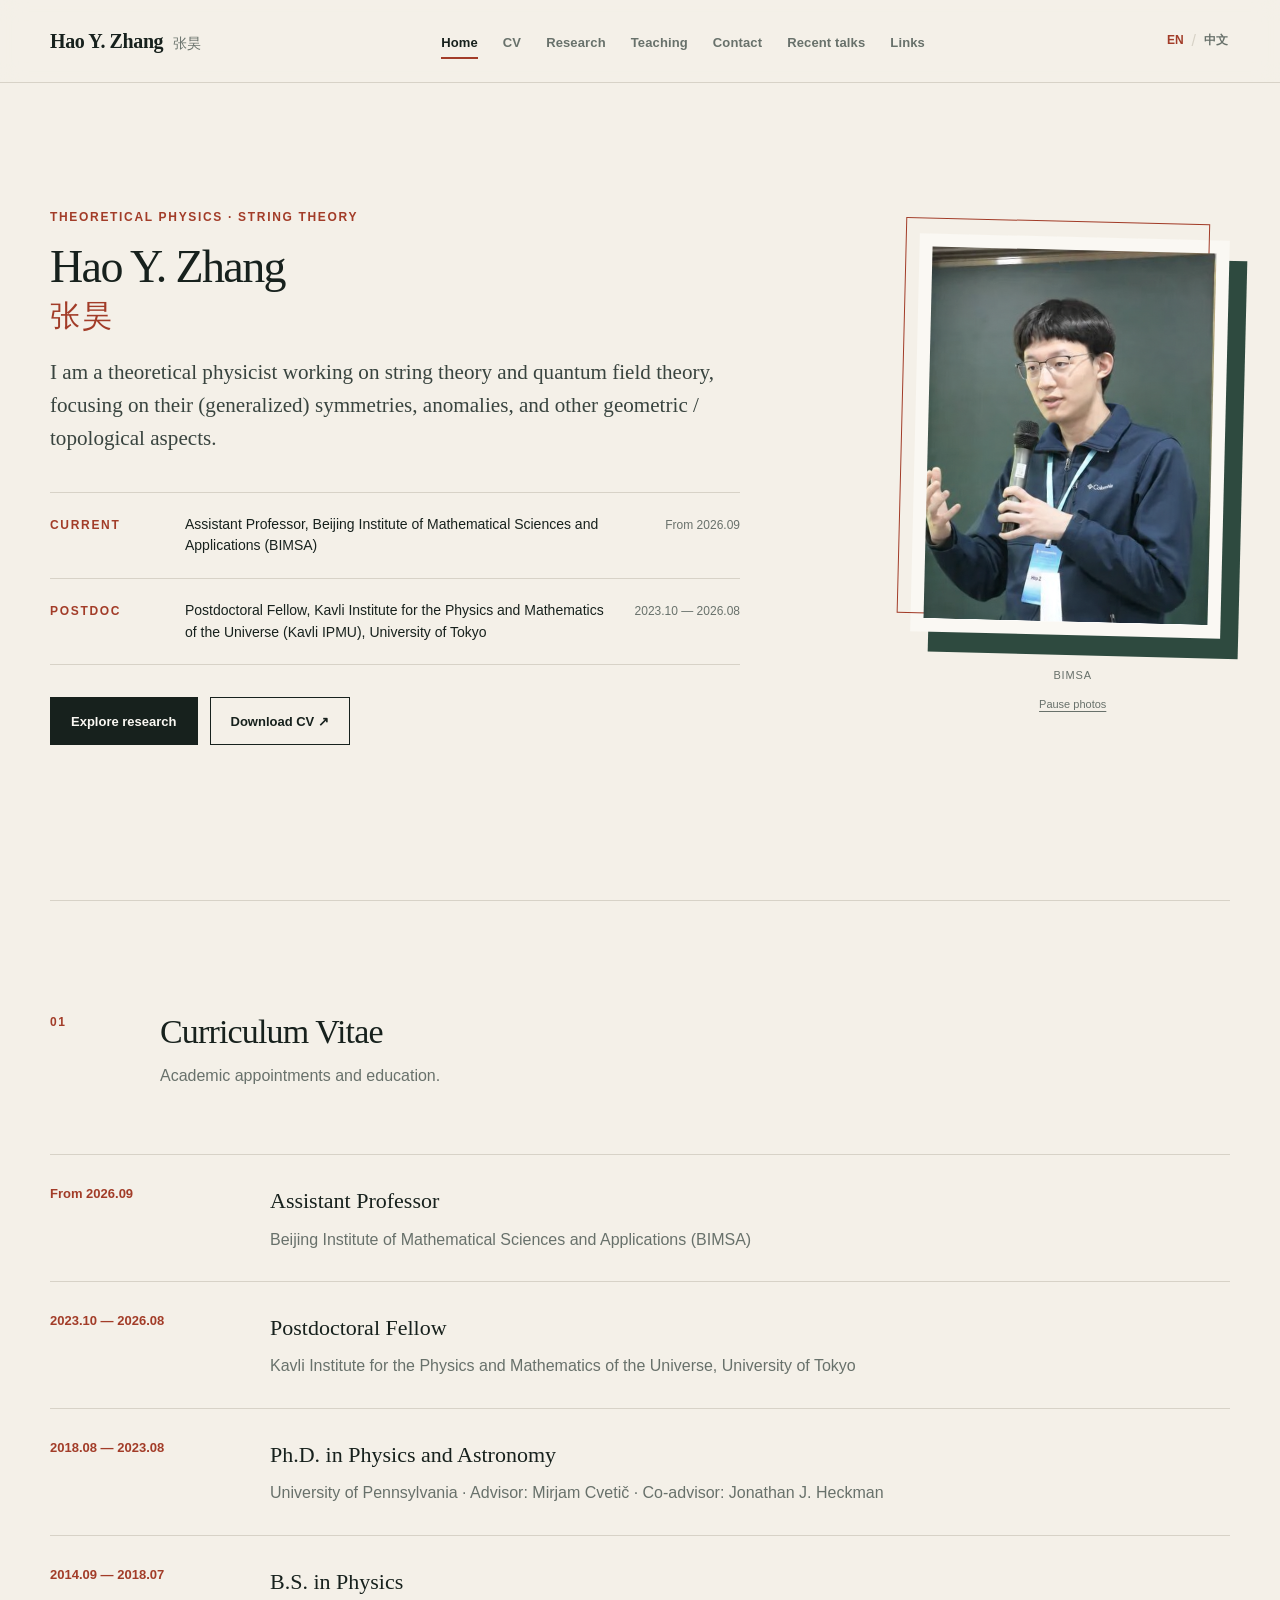
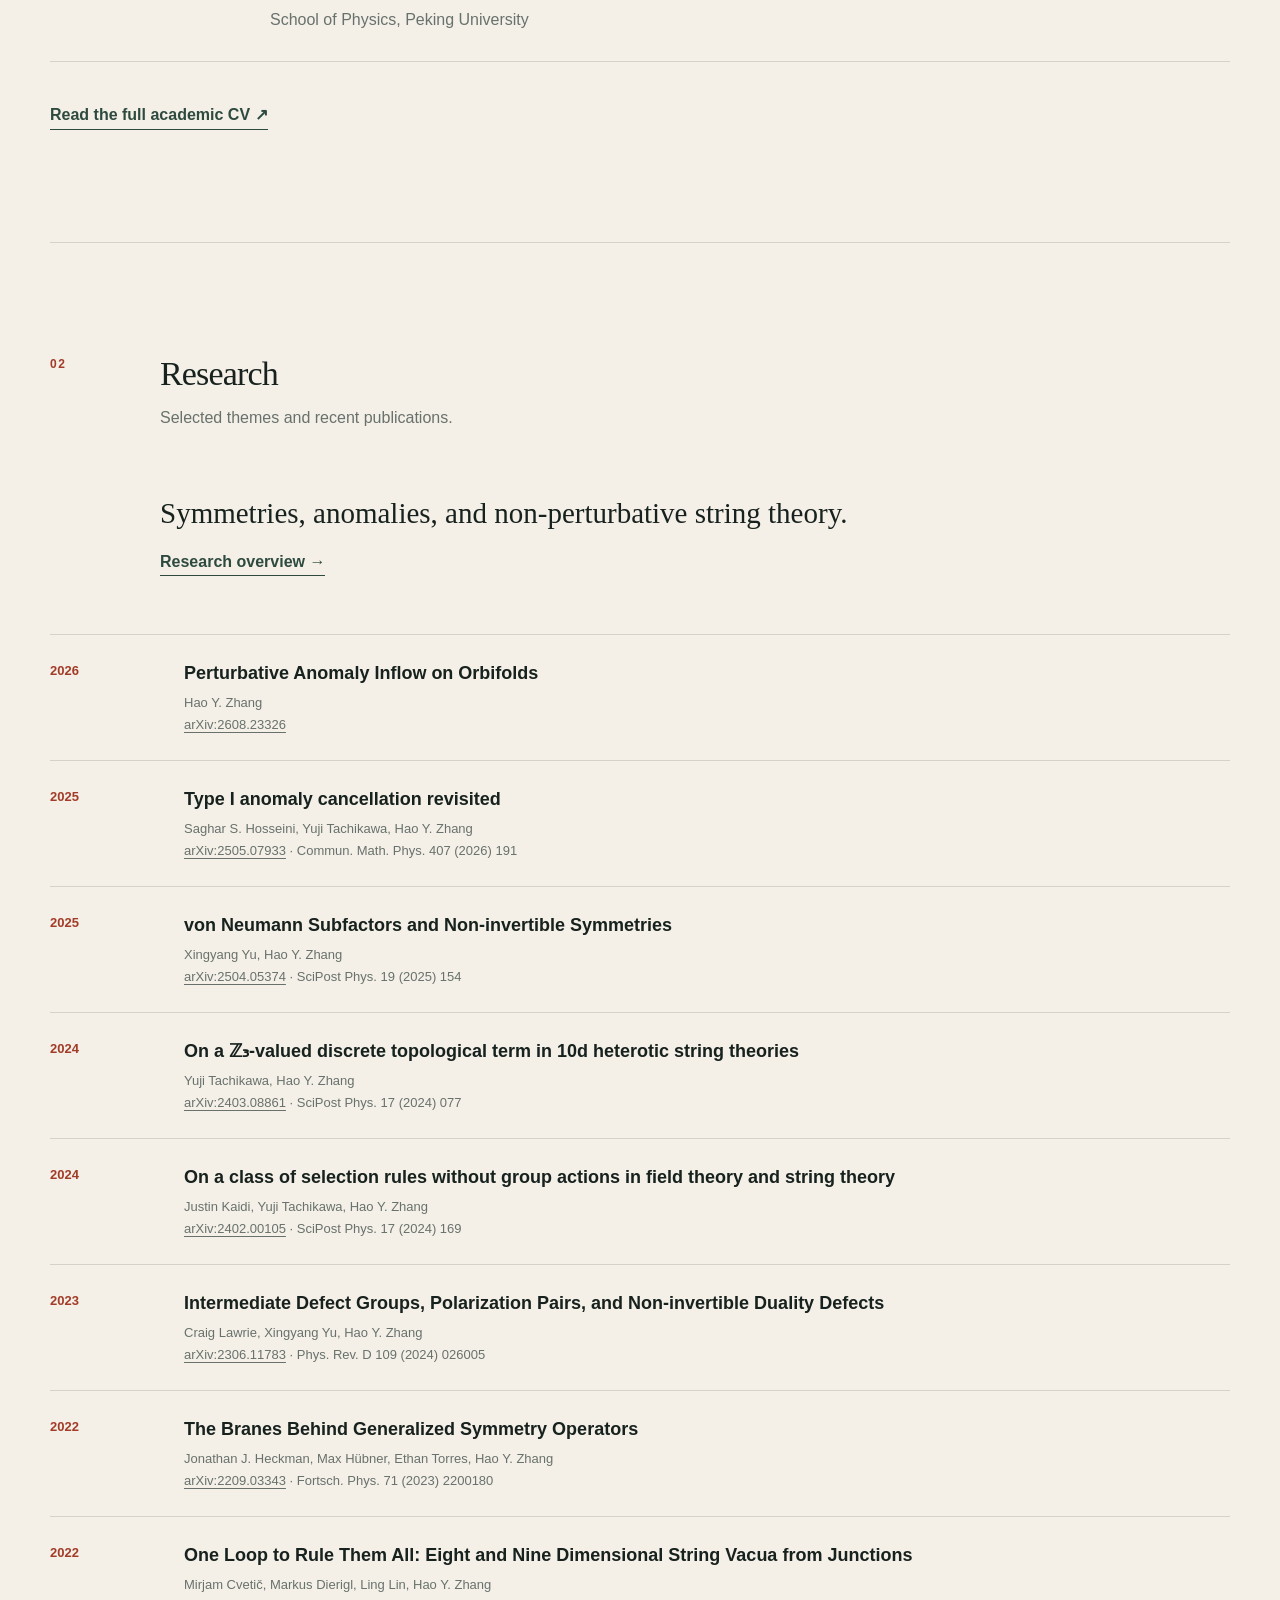
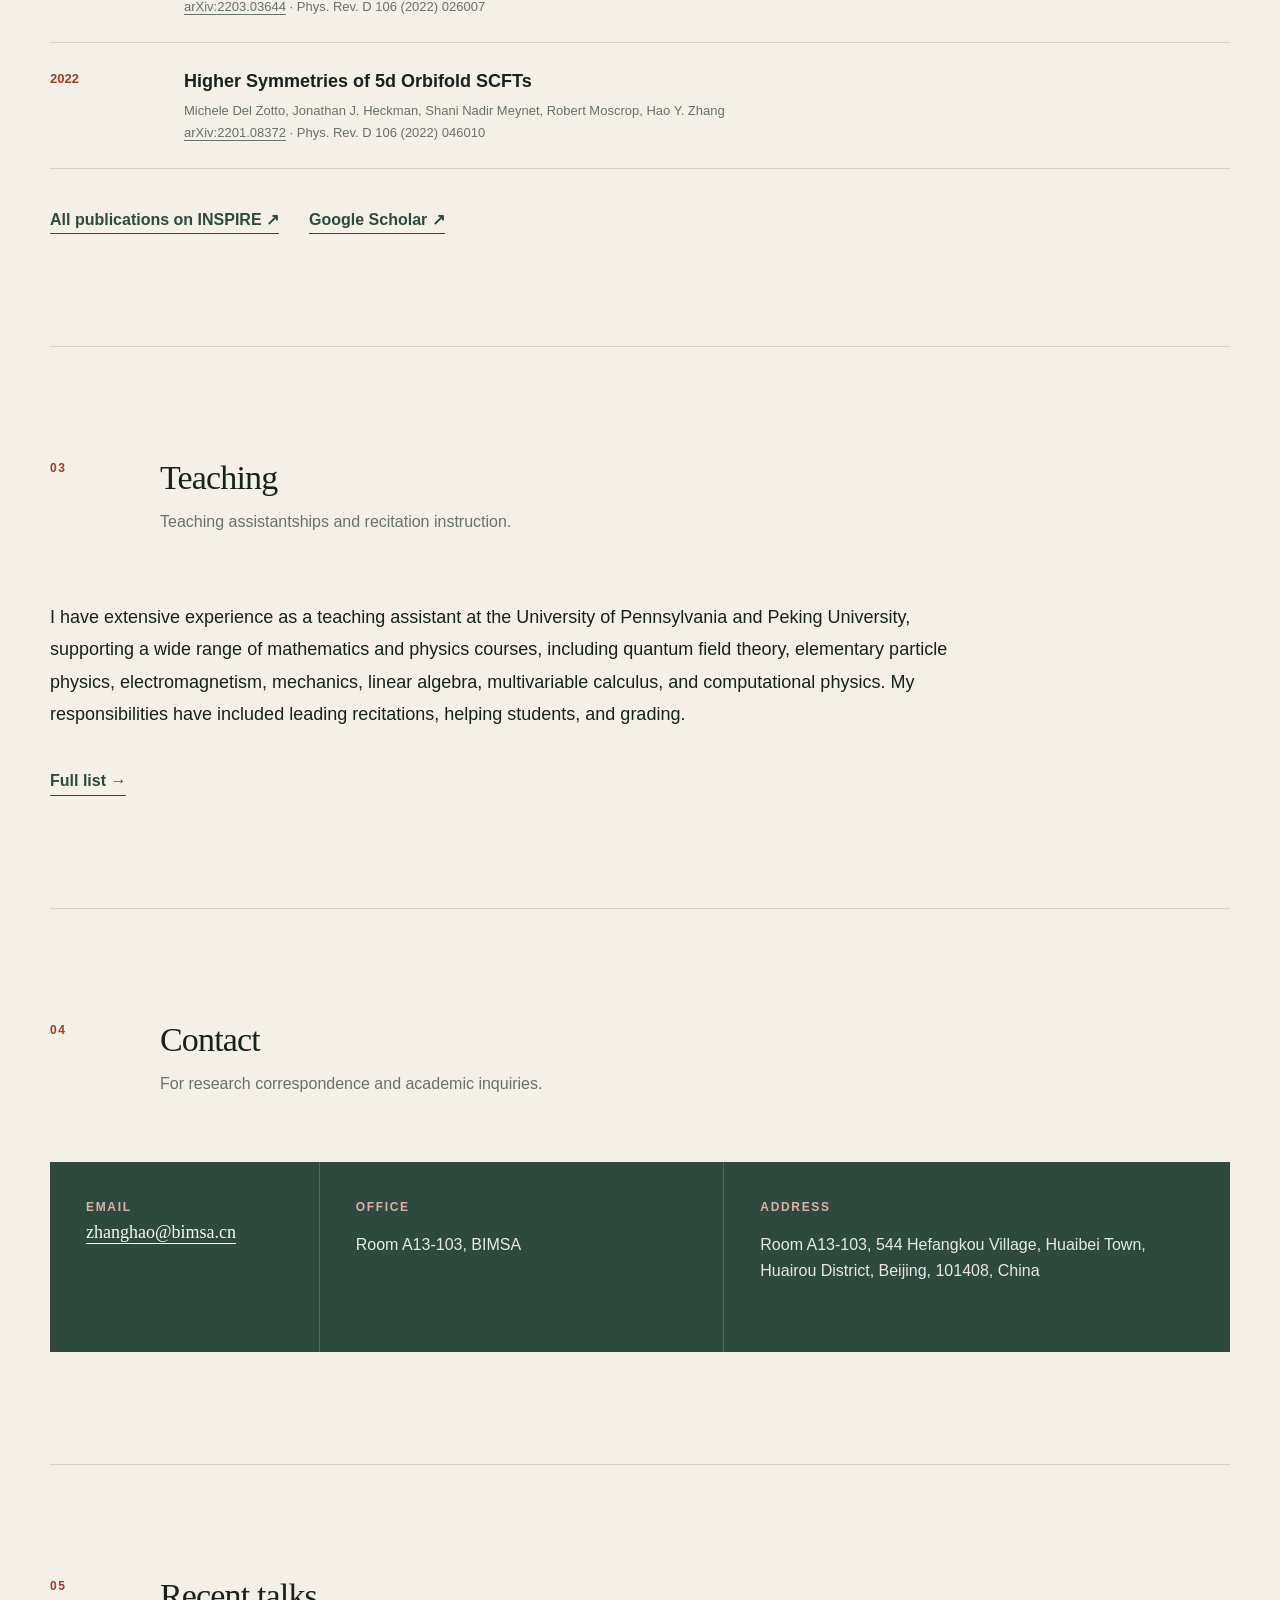
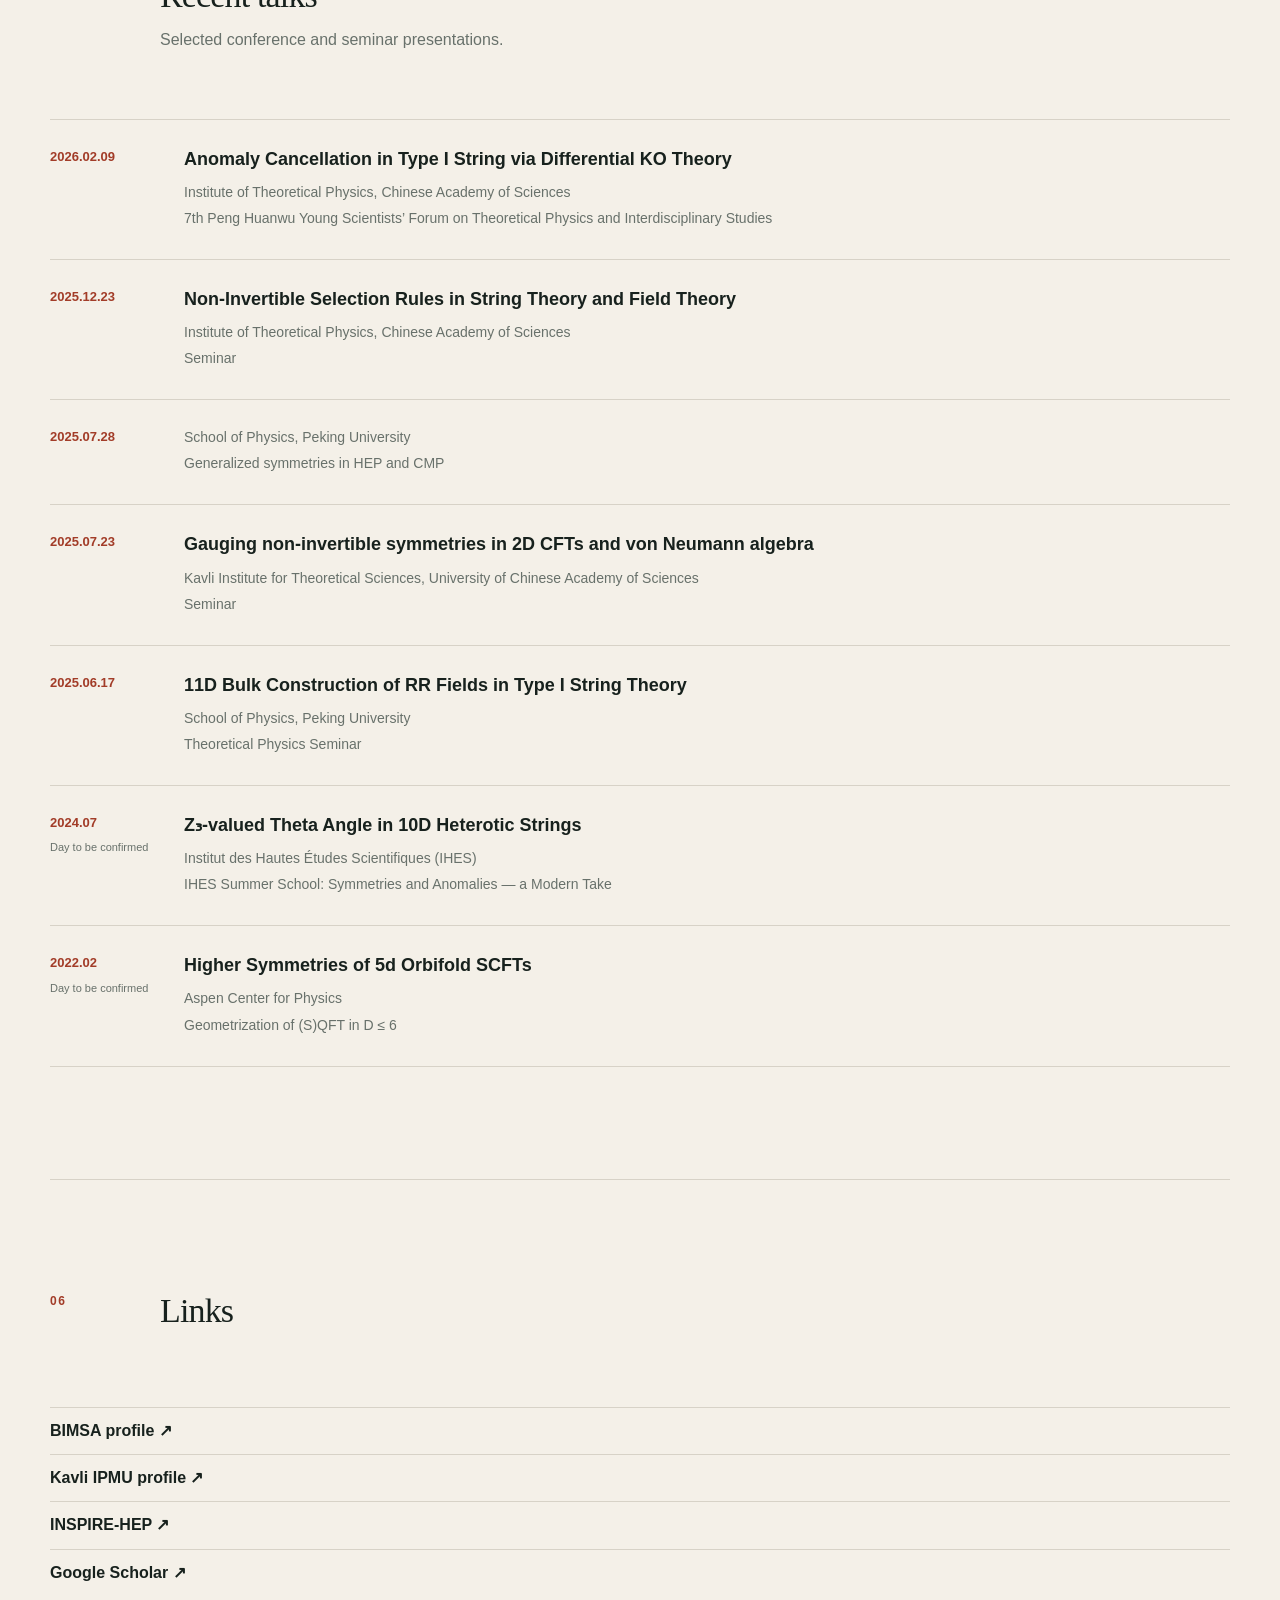
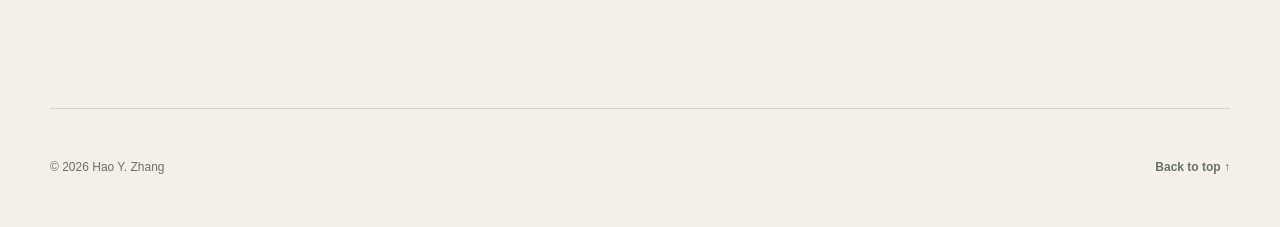
<file: index.html>
<!doctype html>
<html lang="en">
<head>
  <meta charset="utf-8">
  <meta name="viewport" content="width=device-width, initial-scale=1">
  <meta name="description" content="Hao Y. Zhang — theoretical physicist working on string theory, quantum field theory, and generalized symmetries. Assistant Professor at BIMSA from September 2026.">
  <meta name="theme-color" content="#f4f0e8">
  <title>Hao Y. Zhang | 张昊</title>
  <link rel="stylesheet" href="styles.css">
  <script src="script.js" defer></script>
</head>
<body data-title-en="Hao Y. Zhang | Personal Homepage" data-title-zh="张昊 | 个人主页">
  <a class="skip-link" href="#main-content" data-en="Skip to content" data-zh="跳至正文">Skip to content</a>

  <header class="site-header">
    <div class="header-inner">
      <a class="wordmark" href="#home" aria-label="Hao Y. Zhang home">
        <span class="wordmark-name">Hao Y. Zhang</span>
        <span class="wordmark-cn">张昊</span>
      </a>

      <nav class="main-nav" aria-label="Primary navigation">
        <a href="#home" data-section="home" data-en="Home" data-zh="主页">Home</a>
        <a href="#cv" data-section="cv" data-en="CV" data-zh="履历">CV</a>
        <a href="#research" data-section="research" data-en="Research" data-zh="研究">Research</a>
        <a href="#teaching" data-section="teaching" data-en="Teaching" data-zh="教学">Teaching</a>
        <a href="#contact" data-section="contact" data-en="Contact" data-zh="联系方式">Contact</a>
        <a href="#talks" data-section="talks" data-en="Recent talks" data-zh="近期报告">Recent talks</a>
        <a href="#links" data-section="links" data-en="Links" data-zh="链接">Links</a>
      </nav>

      <div class="language-switcher" role="group" aria-label="Language">
        <button type="button" data-language="en" aria-pressed="true">EN</button>
        <span aria-hidden="true">/</span>
        <button type="button" data-language="zh" aria-pressed="false">中文</button>
      </div>
    </div>
  </header>

  <main id="main-content">
    <section id="home" class="page-section hero" data-page-section tabindex="-1">
      <div class="hero-copy">
        <p class="eyebrow" data-en="Theoretical Physics · String Theory" data-zh="理论物理 · 弦理论">Theoretical Physics · String Theory</p>
        <h1><span>Hao Y. Zhang</span><span class="h1-cn">张昊</span></h1>
        <p class="hero-lede" data-en="I am a theoretical physicist working on string theory and quantum field theory, focusing on their (generalized) symmetries, anomalies, and other geometric / topological aspects." data-zh="我的研究集中在弦理论与量子场论，尤其关注(广义)对称性、反常，以及其它几何与拓扑的方面。">I am a theoretical physicist working on string theory and quantum field theory, focusing on their (generalized) symmetries, anomalies, and other geometric / topological aspects.</p>
        <div class="current-role">
          <span class="role-label" data-en="Current" data-zh="现任">Current</span>
          <p data-en="Assistant Professor, Beijing Institute of Mathematical Sciences and Applications (BIMSA)" data-zh="北京雁栖湖应用数学研究院（BIMSA）助理教授">Assistant Professor, Beijing Institute of Mathematical Sciences and Applications (BIMSA)</p>
          <span class="role-date" data-en="From 2026.09" data-zh="2026.09 起">From 2026.09</span>
        </div>
        <div class="current-role current-role-secondary">
          <span class="role-label" data-en="Postdoc" data-zh="博士后">Postdoc</span>
          <p data-en="Postdoctoral Fellow, Kavli Institute for the Physics and Mathematics of the Universe (Kavli IPMU), University of Tokyo" data-zh="东京大学科维里宇宙物理学与数学研究所（Kavli IPMU）博士后研究员">Postdoctoral Fellow, Kavli Institute for the Physics and Mathematics of the Universe (Kavli IPMU), University of Tokyo</p>
          <span class="role-date">2023.10 — 2026.08</span>
        </div>
        <div class="hero-actions">
          <a class="button button-dark" href="#research" data-en="Explore research" data-zh="查看研究">Explore research</a>
          <a class="button button-light" href="HaoZhang_CV_202609.pdf" target="_blank" rel="noopener" data-en="Download CV ↗" data-zh="下载履历 ↗">Download CV ↗</a>
        </div>
      </div>
      <div class="portrait-wrap">
        <div class="portrait-frame" data-slideshow>
          <img src="photo_1.png" alt="Portrait of Hao Y. Zhang" data-alt-en="Portrait of Hao Y. Zhang" data-alt-zh="张昊的照片" width="210" height="275" data-portrait>
          <img src="photo_2.png" alt="Portrait of Hao Y. Zhang" data-alt-en="Portrait of Hao Y. Zhang" data-alt-zh="张昊的照片" width="210" height="275" data-portrait hidden>
          <img src="photo_3.png" alt="Portrait of Hao Y. Zhang" data-alt-en="Portrait of Hao Y. Zhang" data-alt-zh="张昊的照片" width="210" height="275" data-portrait hidden>
        </div>
        <p class="portrait-caption" data-en="BIMSA" data-zh="北京雁栖湖应用数学研究院">BIMSA</p>
        <button class="slideshow-toggle" type="button" data-slideshow-toggle aria-pressed="false" data-en="Pause photos" data-zh="暂停轮播" hidden>Pause photos</button>
      </div>
    </section>

    <section id="cv" class="page-section" data-page-section tabindex="-1">
      <div class="section-heading">
        <p class="section-number">01</p>
        <div>
          <h2 data-en="Curriculum Vitae" data-zh="个人履历">Curriculum Vitae</h2>
          <p data-en="Academic appointments and education." data-zh="学术任职与教育经历。">Academic appointments and education.</p>
        </div>
      </div>
      <div class="timeline">
        <article class="timeline-item">
          <p class="timeline-date" data-en="From 2026.09" data-zh="2026.09 起">From 2026.09</p>
          <div>
            <h3 data-en="Assistant Professor" data-zh="助理教授">Assistant Professor</h3>
            <p data-en="Beijing Institute of Mathematical Sciences and Applications (BIMSA)" data-zh="北京雁栖湖应用数学研究院（BIMSA）">Beijing Institute of Mathematical Sciences and Applications (BIMSA)</p>
          </div>
        </article>
        <article class="timeline-item">
          <p class="timeline-date">2023.10 — 2026.08</p>
          <div>
            <h3 data-en="Postdoctoral Fellow" data-zh="博士后研究员">Postdoctoral Fellow</h3>
            <p data-en="Kavli Institute for the Physics and Mathematics of the Universe, University of Tokyo" data-zh="东京大学科维里宇宙物理学与数学研究所（Kavli IPMU）">Kavli Institute for the Physics and Mathematics of the Universe, University of Tokyo</p>
          </div>
        </article>
        <article class="timeline-item">
          <p class="timeline-date">2018.08 — 2023.08</p>
          <div>
            <h3 data-en="Ph.D. in Physics and Astronomy" data-zh="物理与天文学博士">Ph.D. in Physics and Astronomy</h3>
            <p data-en="University of Pennsylvania · Advisor: Mirjam Cvetič · Co-advisor: Jonathan J. Heckman" data-zh="宾夕法尼亚大学 · 导师：Mirjam Cvetič · 共同导师：Jonathan J. Heckman">University of Pennsylvania · Advisor: Mirjam Cvetič · Co-advisor: Jonathan J. Heckman</p>
          </div>
        </article>
        <article class="timeline-item">
          <p class="timeline-date">2014.09 — 2018.07</p>
          <div>
            <h3 data-en="B.S. in Physics" data-zh="物理学学士">B.S. in Physics</h3>
            <p data-en="School of Physics, Peking University" data-zh="北京大学物理学院">School of Physics, Peking University</p>
          </div>
        </article>
      </div>
      <div class="link-row">
        <a class="text-link" href="HaoZhang_CV_202609.pdf" target="_blank" rel="noopener" data-en="Read the full academic CV ↗" data-zh="查看完整学术履历 ↗">Read the full academic CV ↗</a>
      </div>
    </section>

    <section id="research" class="page-section" data-page-section tabindex="-1">
      <div class="section-heading">
        <p class="section-number">02</p>
        <div>
          <h2 data-en="Research" data-zh="研究">Research</h2>
          <p data-en="Selected themes and recent publications." data-zh="主要研究方向与近期论文。">Selected themes and recent publications.</p>
        </div>
      </div>
      <div class="research-intro">
        <h3 data-en="Symmetries, anomalies, and non-perturbative string theory." data-zh="对称性、反常与非微扰弦理论。">Symmetries, anomalies, and non-perturbative string theory.</h3>
        <a class="text-link" href="research.html" data-en="Research overview →" data-zh="研究方向详述 →">Research overview →</a>
      </div>
      <div class="paper-list">
        <article class="paper">
          <span class="paper-year">2026</span>
          <div><h3><a href="https://arxiv.org/abs/2608.23326" target="_blank" rel="noopener">Perturbative Anomaly Inflow on Orbifolds</a></h3><p>Hao Y. Zhang</p><p><a href="https://arxiv.org/abs/2608.23326" target="_blank" rel="noopener">arXiv:2608.23326</a></p></div>
        </article>
        <article class="paper">
          <span class="paper-year">2025</span>
          <div><h3><a href="https://arxiv.org/abs/2505.07933" target="_blank" rel="noopener">Type I anomaly cancellation revisited</a></h3><p>Saghar S. Hosseini, Yuji Tachikawa, Hao Y. Zhang</p><p><a href="https://arxiv.org/abs/2505.07933" target="_blank" rel="noopener">arXiv:2505.07933</a> · Commun. Math. Phys. 407 (2026) 191</p></div>
        </article>
        <article class="paper">
          <span class="paper-year">2025</span>
          <div><h3><a href="https://arxiv.org/abs/2504.05374" target="_blank" rel="noopener">von Neumann Subfactors and Non-invertible Symmetries</a></h3><p>Xingyang Yu, Hao Y. Zhang</p><p><a href="https://arxiv.org/abs/2504.05374" target="_blank" rel="noopener">arXiv:2504.05374</a> · SciPost Phys. 19 (2025) 154</p></div>
        </article>
        <article class="paper">
          <span class="paper-year">2024</span>
          <div><h3><a href="https://arxiv.org/abs/2403.08861" target="_blank" rel="noopener">On a ℤ₃-valued discrete topological term in 10d heterotic string theories</a></h3><p>Yuji Tachikawa, Hao Y. Zhang</p><p><a href="https://arxiv.org/abs/2403.08861" target="_blank" rel="noopener">arXiv:2403.08861</a> · SciPost Phys. 17 (2024) 077</p></div>
        </article>
        <article class="paper">
          <span class="paper-year">2024</span>
          <div><h3><a href="https://arxiv.org/abs/2402.00105" target="_blank" rel="noopener">On a class of selection rules without group actions in field theory and string theory</a></h3><p>Justin Kaidi, Yuji Tachikawa, Hao Y. Zhang</p><p><a href="https://arxiv.org/abs/2402.00105" target="_blank" rel="noopener">arXiv:2402.00105</a> · SciPost Phys. 17 (2024) 169</p></div>
        </article>
        <article class="paper">
          <span class="paper-year">2023</span>
          <div><h3><a href="https://arxiv.org/abs/2306.11783" target="_blank" rel="noopener">Intermediate Defect Groups, Polarization Pairs, and Non-invertible Duality Defects</a></h3><p>Craig Lawrie, Xingyang Yu, Hao Y. Zhang</p><p><a href="https://arxiv.org/abs/2306.11783" target="_blank" rel="noopener">arXiv:2306.11783</a> · Phys. Rev. D 109 (2024) 026005</p></div>
        </article>
        <article class="paper">
          <span class="paper-year">2022</span>
          <div><h3><a href="https://arxiv.org/abs/2209.03343" target="_blank" rel="noopener">The Branes Behind Generalized Symmetry Operators</a></h3><p>Jonathan J. Heckman, Max Hübner, Ethan Torres, Hao Y. Zhang</p><p><a href="https://arxiv.org/abs/2209.03343" target="_blank" rel="noopener">arXiv:2209.03343</a> · Fortsch. Phys. 71 (2023) 2200180</p></div>
        </article>
        <article class="paper">
          <span class="paper-year">2022</span>
          <div><h3><a href="https://arxiv.org/abs/2203.03644" target="_blank" rel="noopener">One Loop to Rule Them All: Eight and Nine Dimensional String Vacua from Junctions</a></h3><p>Mirjam Cvetič, Markus Dierigl, Ling Lin, Hao Y. Zhang</p><p><a href="https://arxiv.org/abs/2203.03644" target="_blank" rel="noopener">arXiv:2203.03644</a> · Phys. Rev. D 106 (2022) 026007</p></div>
        </article>
        <article class="paper">
          <span class="paper-year">2022</span>
          <div><h3><a href="https://arxiv.org/abs/2201.08372" target="_blank" rel="noopener">Higher Symmetries of 5d Orbifold SCFTs</a></h3><p>Michele Del Zotto, Jonathan J. Heckman, Shani Nadir Meynet, Robert Moscrop, Hao Y. Zhang</p><p><a href="https://arxiv.org/abs/2201.08372" target="_blank" rel="noopener">arXiv:2201.08372</a> · Phys. Rev. D 106 (2022) 046010</p></div>
        </article>
      </div>
      <div class="link-row">
        <a class="text-link" href="https://inspirehep.net/authors/1694387?ui-citation-summary=true" target="_blank" rel="noopener" data-en="All publications on INSPIRE ↗" data-zh="在 INSPIRE 查看全部论文 ↗">All publications on INSPIRE ↗</a>
        <a class="text-link" href="https://scholar.google.com/citations?user=xNSb1rYAAAAJ&amp;hl=en" target="_blank" rel="noopener" data-en="Google Scholar ↗" data-zh="Google Scholar ↗">Google Scholar ↗</a>
      </div>
    </section>

    <section id="teaching" class="page-section" data-page-section tabindex="-1">
      <div class="section-heading">
        <p class="section-number">03</p>
        <div>
          <h2 data-en="Teaching" data-zh="教学">Teaching</h2>
          <p data-en="Teaching assistantships and recitation instruction." data-zh="助教、习题课与课程辅导经历。">Teaching assistantships and recitation instruction.</p>
        </div>
      </div>
      <p class="section-copy" data-en="I have extensive experience as a teaching assistant at the University of Pennsylvania and Peking University, supporting a wide range of mathematics and physics courses, including quantum field theory, elementary particle physics, electromagnetism, mechanics, linear algebra, multivariable calculus, and computational physics. My responsibilities have included leading recitations, helping students, and grading." data-zh="我曾在宾夕法尼亚大学和北京大学多次担任助教，参与量子场论、基本粒子物理、电磁学、力学、线性代数、多元微积分和计算物理等多门数学、物理课程的教学，承担习题课讲授、课程辅导和作业批改等工作。">I have extensive experience as a teaching assistant at the University of Pennsylvania and Peking University, supporting a wide range of mathematics and physics courses, including quantum field theory, elementary particle physics, electromagnetism, mechanics, linear algebra, multivariable calculus, and computational physics. My responsibilities have included leading recitations, helping students, and grading.</p>
      <div class="link-row"><a class="text-link" href="teaching.html" data-en="Full list →" data-zh="完整课程列表 →">Full list →</a></div>
    </section>

    <section id="contact" class="page-section" data-page-section tabindex="-1">
      <div class="section-heading">
        <p class="section-number">04</p>
        <div>
          <h2 data-en="Contact" data-zh="联系方式">Contact</h2>
          <p data-en="For research correspondence and academic inquiries." data-zh="欢迎就研究合作与学术问题联系。">For research correspondence and academic inquiries.</p>
        </div>
      </div>
      <div class="contact-card">
        <div>
          <p class="contact-label" data-en="Email" data-zh="电子邮箱">Email</p>
          <a href="mailto:zhanghao@bimsa.cn">zhanghao@bimsa.cn</a>
        </div>
        <div>
          <p class="contact-label" data-en="Office" data-zh="办公地址">Office</p>
          <p data-en="Room A13-103, BIMSA" data-zh="北京雁栖湖应用数学研究院(BIMSA)，A13楼103室">Room A13-103, BIMSA</p>
        </div>
        <div>
          <p class="contact-label" data-en="Address" data-zh="通信地址">Address</p>
          <p data-en="Room A13-103, 544 Hefangkou Village, Huaibei Town, Huairou District, Beijing, 101408, China" data-zh="北京市怀柔区怀北镇河防口村544号A13楼103室，邮编：101408">Room A13-103, 544 Hefangkou Village, Huaibei Town, Huairou District, Beijing, 101408, China</p>
        </div>
      </div>
    </section>

    <section id="talks" class="page-section" data-page-section tabindex="-1">
      <div class="section-heading">
        <p class="section-number">05</p>
        <div><h2 data-en="Recent talks" data-zh="近期报告">Recent talks</h2>
          <p data-en="Selected conference and seminar presentations." data-zh="部分会议与学术报告。">Selected conference and seminar presentations.</p></div>
      </div>
      <div class="talk-list">
        <article class="talk"><div class="talk-date"><time datetime="2026-02-09">2026.02.09</time></div><div>
          <h3><a href="https://indico.itp.ac.cn/event/398/timetable/?view=standard" target="_blank" rel="noopener" data-en="Anomaly Cancellation in Type I String via Differential KO Theory" data-zh=" I类弦的反常相消和微分KO理论">Anomaly Cancellation in Type I String via Differential KO Theory</a></h3>
          <p data-en="Institute of Theoretical Physics, Chinese Academy of Sciences" data-zh="中国科学院理论物理研究所">Institute of Theoretical Physics, Chinese Academy of Sciences</p>
          <p data-en="7th Peng Huanwu Young Scientists’ Forum on Theoretical Physics and Interdisciplinary Studies" data-zh="第七届彭桓武理论物理及其交叉学科青年科学家论坛">7th Peng Huanwu Young Scientists’ Forum on Theoretical Physics and Interdisciplinary Studies</p>
        </div></article>
        <article class="talk"><div class="talk-date"><time datetime="2025-12-23">2025.12.23</time></div><div>
          <h3><a href="https://english.itp.cas.cn/activities/Talks/202512/t20251215_1137109.html" target="_blank" rel="noopener" data-en="Non-Invertible Selection Rules in String Theory and Field Theory" data-zh="弦论与场论中的不可逆选择定则">Non-Invertible Selection Rules in String Theory and Field Theory</a></h3>
          <p data-en="Institute of Theoretical Physics, Chinese Academy of Sciences" data-zh="中国科学院理论物理研究所">Institute of Theoretical Physics, Chinese Academy of Sciences</p>
          <p data-en="Seminar" data-zh="学术报告">Seminar</p>
        </div></article>
        <article class="talk"><div class="talk-date"><time datetime="2025-07-28">2025.07.28</time></div><div>
          <p data-en="School of Physics, Peking University" data-zh="北京大学物理学院">School of Physics, Peking University</p>
          <p data-en="Generalized symmetries in HEP and CMP" data-zh="高能物理与凝聚态物理中的广义对称性研讨会">Generalized symmetries in HEP and CMP</p>
        </div></article>
        <article class="talk"><div class="talk-date"><time datetime="2025-07-23">2025.07.23</time></div><div>
          <h3><a href="https://kits.ucas.ac.cn/index.php/events/seminars/649-gauging-non-invertible-symmetries-in-2d-cfts-and-von-neumann-algebra-jul-23-2025" target="_blank" rel="noopener" data-en="Gauging non-invertible symmetries in 2D CFTs and von Neumann algebra" data-zh="不可逆对称性的规范化与冯·诺依曼代数">Gauging non-invertible symmetries in 2D CFTs and von Neumann algebra</a></h3>
          <p data-en="Kavli Institute for Theoretical Sciences, University of Chinese Academy of Sciences" data-zh="中国科学院大学卡弗里理论科学研究所">Kavli Institute for Theoretical Sciences, University of Chinese Academy of Sciences</p>
          <p data-en="Seminar" data-zh="学术报告">Seminar</p>
        </div></article>
        <article class="talk"><div class="talk-date"><time datetime="2025-06-17">2025.06.17</time></div><div>
          <h3><a href="https://english.phy.pku.edu.cn/info/1334/6323.htm" target="_blank" rel="noopener" data-en="11D Bulk Construction of RR Fields in Type I String Theory" data-zh="I类弦中RR场和Green-Schwarz反常相消机制重探">11D Bulk Construction of RR Fields in Type I String Theory</a></h3>
          <p data-en="School of Physics, Peking University" data-zh="北京大学物理学院">School of Physics, Peking University</p>
          <p data-en="Theoretical Physics Seminar" data-zh="理论物理学术报告">Theoretical Physics Seminar</p>
        </div></article>
        <article class="talk"><div class="talk-date"><time datetime="2024-07">2024.07</time><small data-en="Day to be confirmed" data-zh="具体日期待确认">Day to be confirmed</small></div><div>
          <h3><a href="https://indico.math.cnrs.fr/event/11080/" target="_blank" rel="noopener" data-en="Z₃-valued Theta Angle in 10D Heterotic Strings" data-zh="十维杂化弦中的 Z₃ 值引力拓扑项">Z₃-valued Theta Angle in 10D Heterotic Strings</a></h3>
          <p data-en="Institut des Hautes Études Scientifiques (IHES)" data-zh="法国高等科学研究所（IHES）">Institut des Hautes Études Scientifiques (IHES)</p>
          <p data-en="IHES Summer School: Symmetries and Anomalies — a Modern Take" data-zh="IHES 暑期学校：对称性与反常的现代视角">IHES Summer School: Symmetries and Anomalies — a Modern Take</p>
        </div></article>
        <article class="talk"><div class="talk-date"><time datetime="2022-02">2022.02</time><small data-en="Day to be confirmed" data-zh="具体日期待确认">Day to be confirmed</small></div><div>
          <h3><a href="https://sites.google.com/view/geometryqftaspen2022/home" target="_blank" rel="noopener" data-en="Higher Symmetries of 5d Orbifold SCFTs" data-zh="五维超共形场论的高形式对称性">Higher Symmetries of 5d Orbifold SCFTs</a></h3>
          <p data-en="Aspen Center for Physics" data-zh="阿斯彭物理中心">Aspen Center for Physics</p>
          <p data-en="Geometrization of (S)QFT in D ≤ 6" data-zh="D ≤ 6 维（超对称）量子场论的几何化">Geometrization of (S)QFT in D ≤ 6</p>
        </div></article>
      </div>
    </section>

    <section id="links" class="page-section" data-page-section tabindex="-1">
      <div class="section-heading">
        <p class="section-number">06</p>
        <div><h2 data-en="Links" data-zh="链接">Links</h2></div>
      </div>
      <ul class="clean-list link-list">
        <li><a href="https://bimsa.net/people/HaoZhang/" target="_blank" rel="noopener" data-en="BIMSA profile ↗" data-zh="BIMSA 个人主页 ↗">BIMSA profile ↗</a></li>
        <li><a href="https://db.ipmu.jp/member/personal/7390en.html" target="_blank" rel="noopener" data-en="Kavli IPMU profile ↗" data-zh="Kavli IPMU 个人主页 ↗">Kavli IPMU profile ↗</a></li>
        <li><a href="https://inspirehep.net/authors/1694387?ui-citation-summary=true" target="_blank" rel="noopener">INSPIRE-HEP ↗</a></li>
        <li><a href="https://scholar.google.com/citations?user=xNSb1rYAAAAJ&amp;hl=en" target="_blank" rel="noopener">Google Scholar ↗</a></li>
      </ul>
    </section>
  </main>

  <footer>
    <p>© <span id="year">2026</span> Hao Y. Zhang</p>
    <a href="#home" data-en="Back to top ↑" data-zh="返回顶部 ↑">Back to top ↑</a>
  </footer>
</body>
</html>
</file>
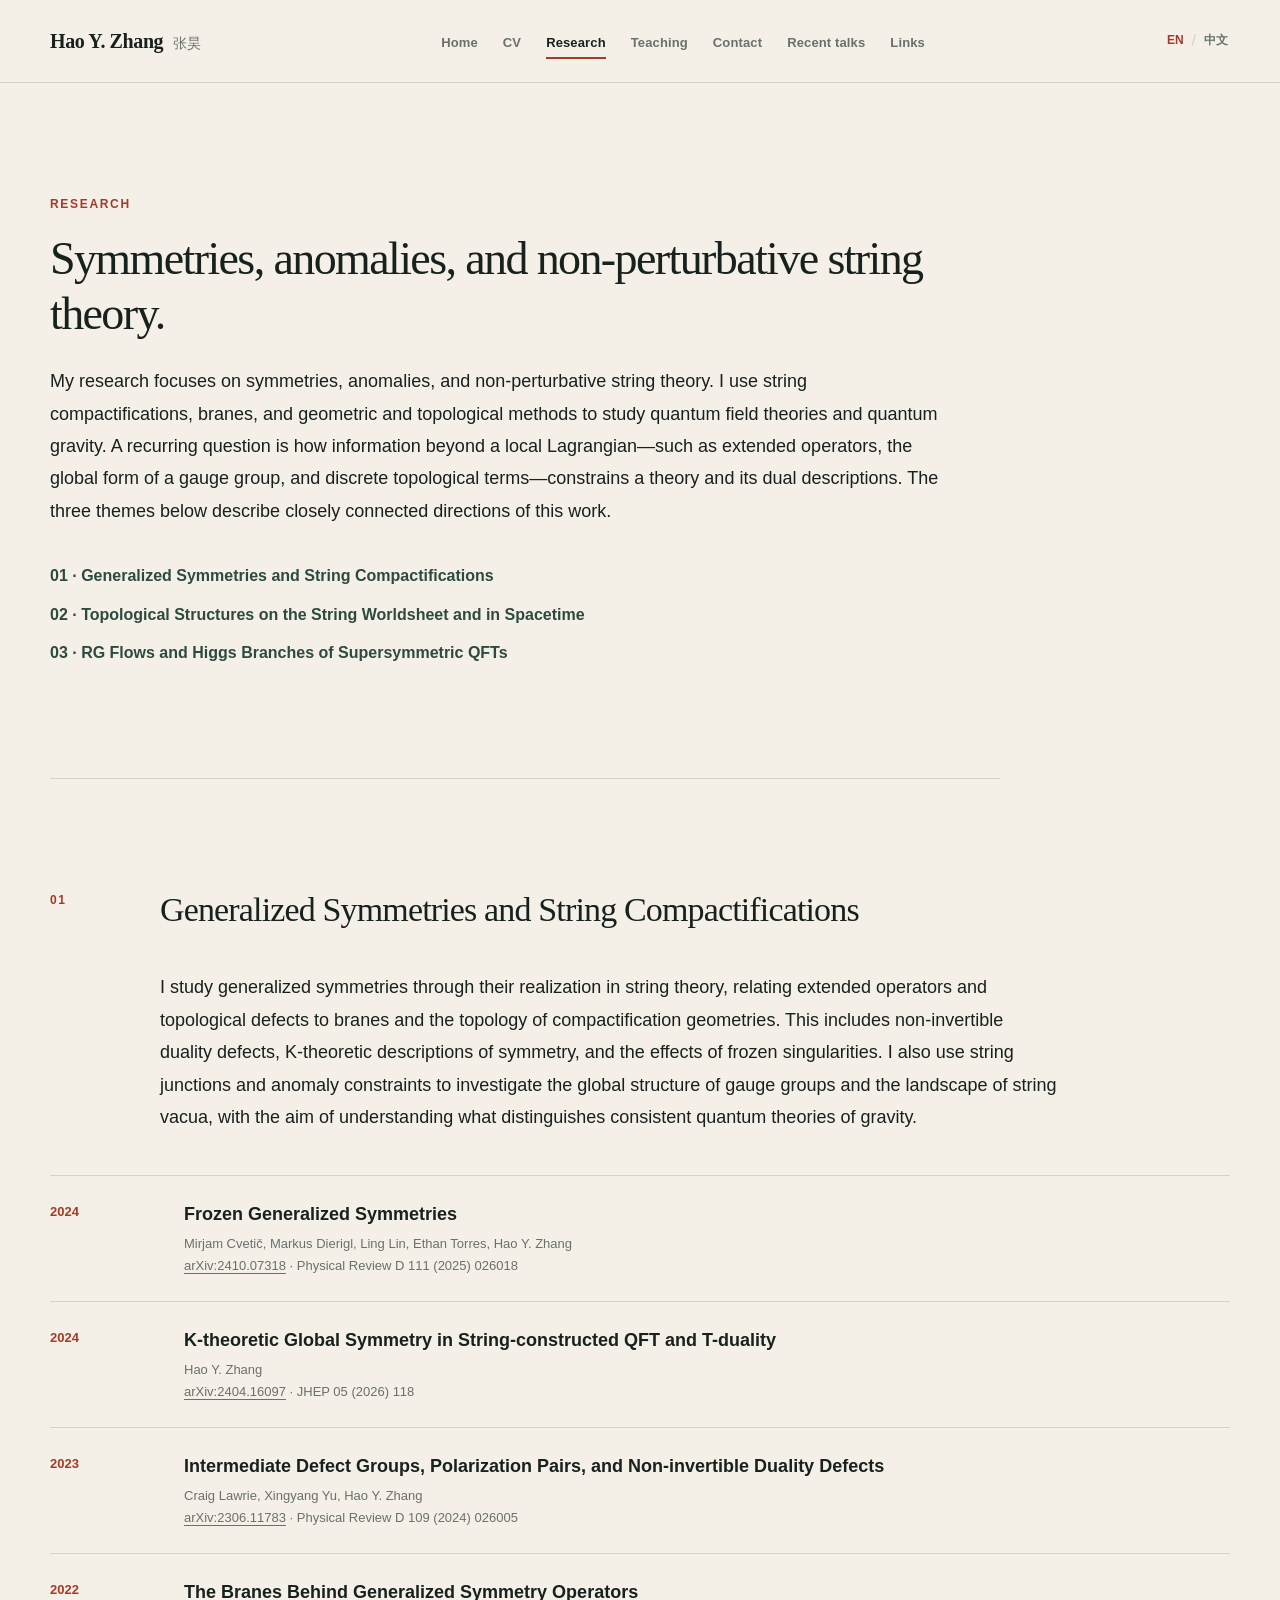
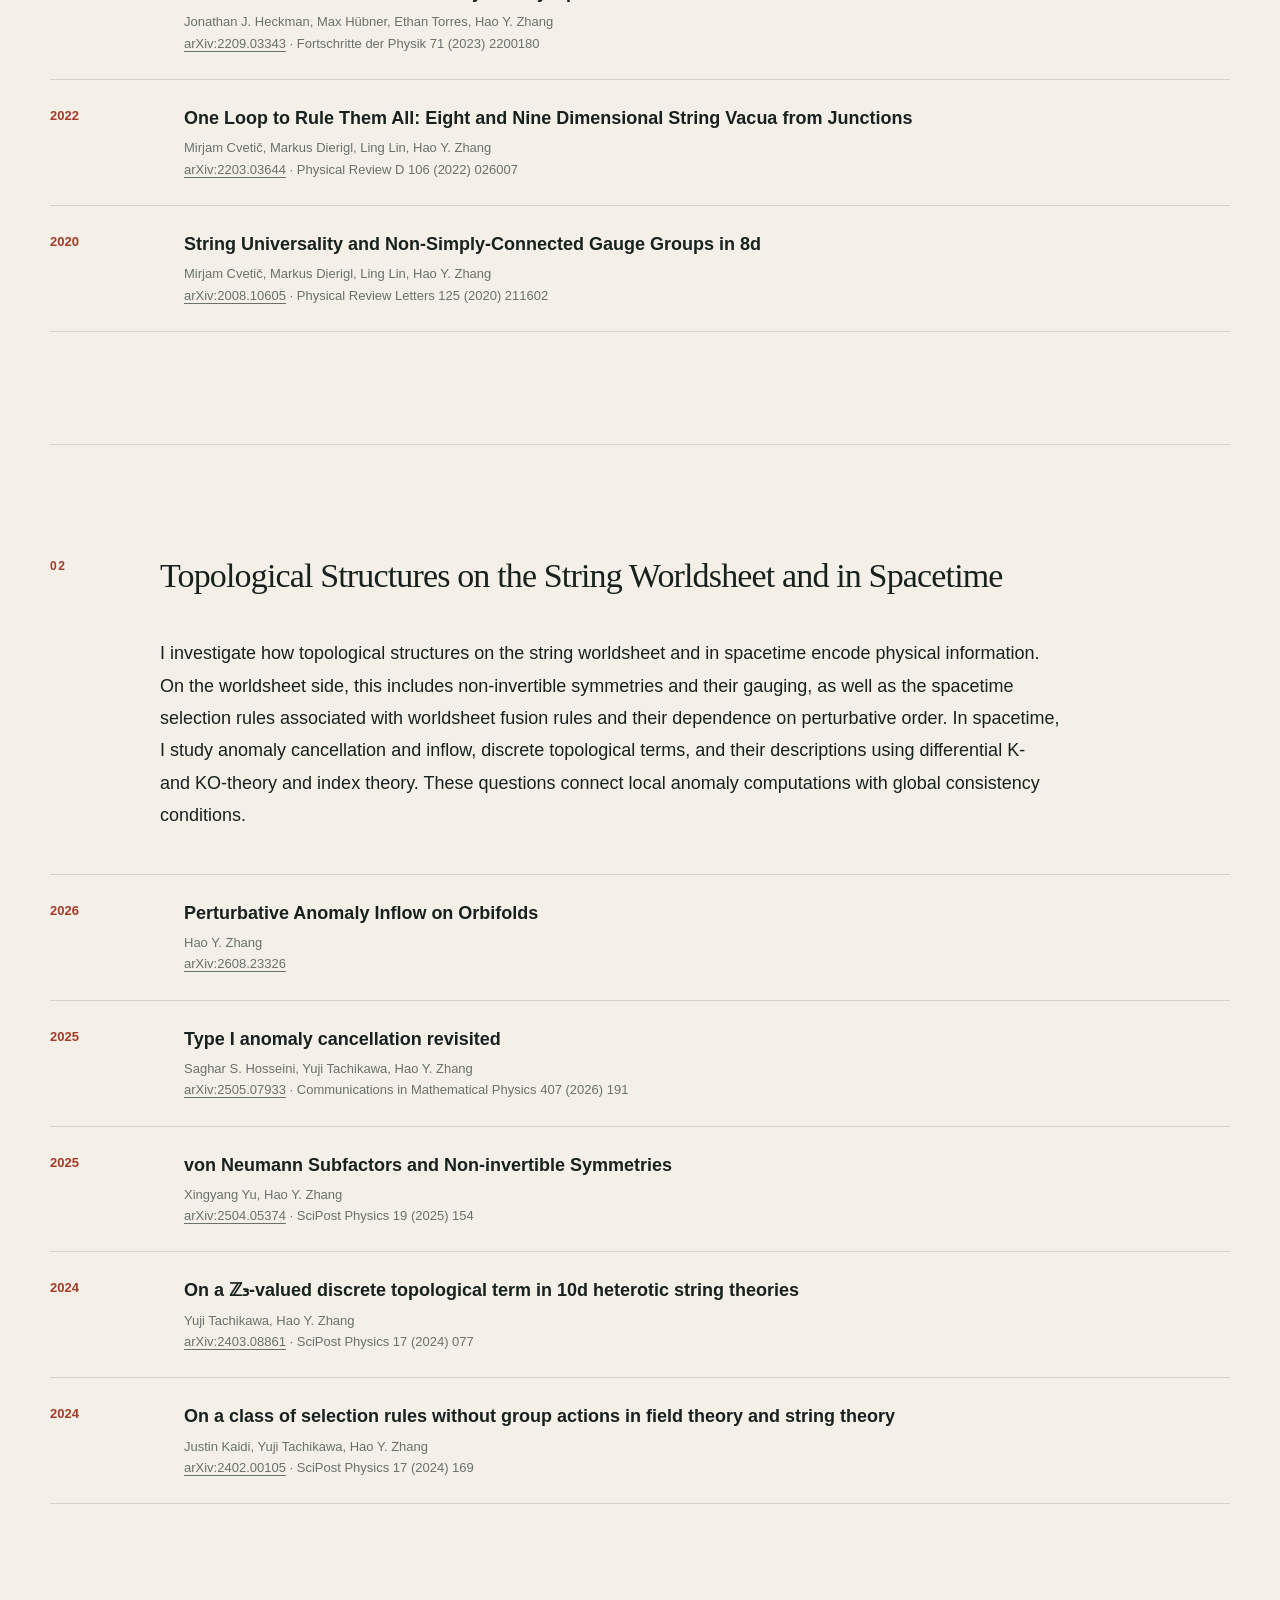
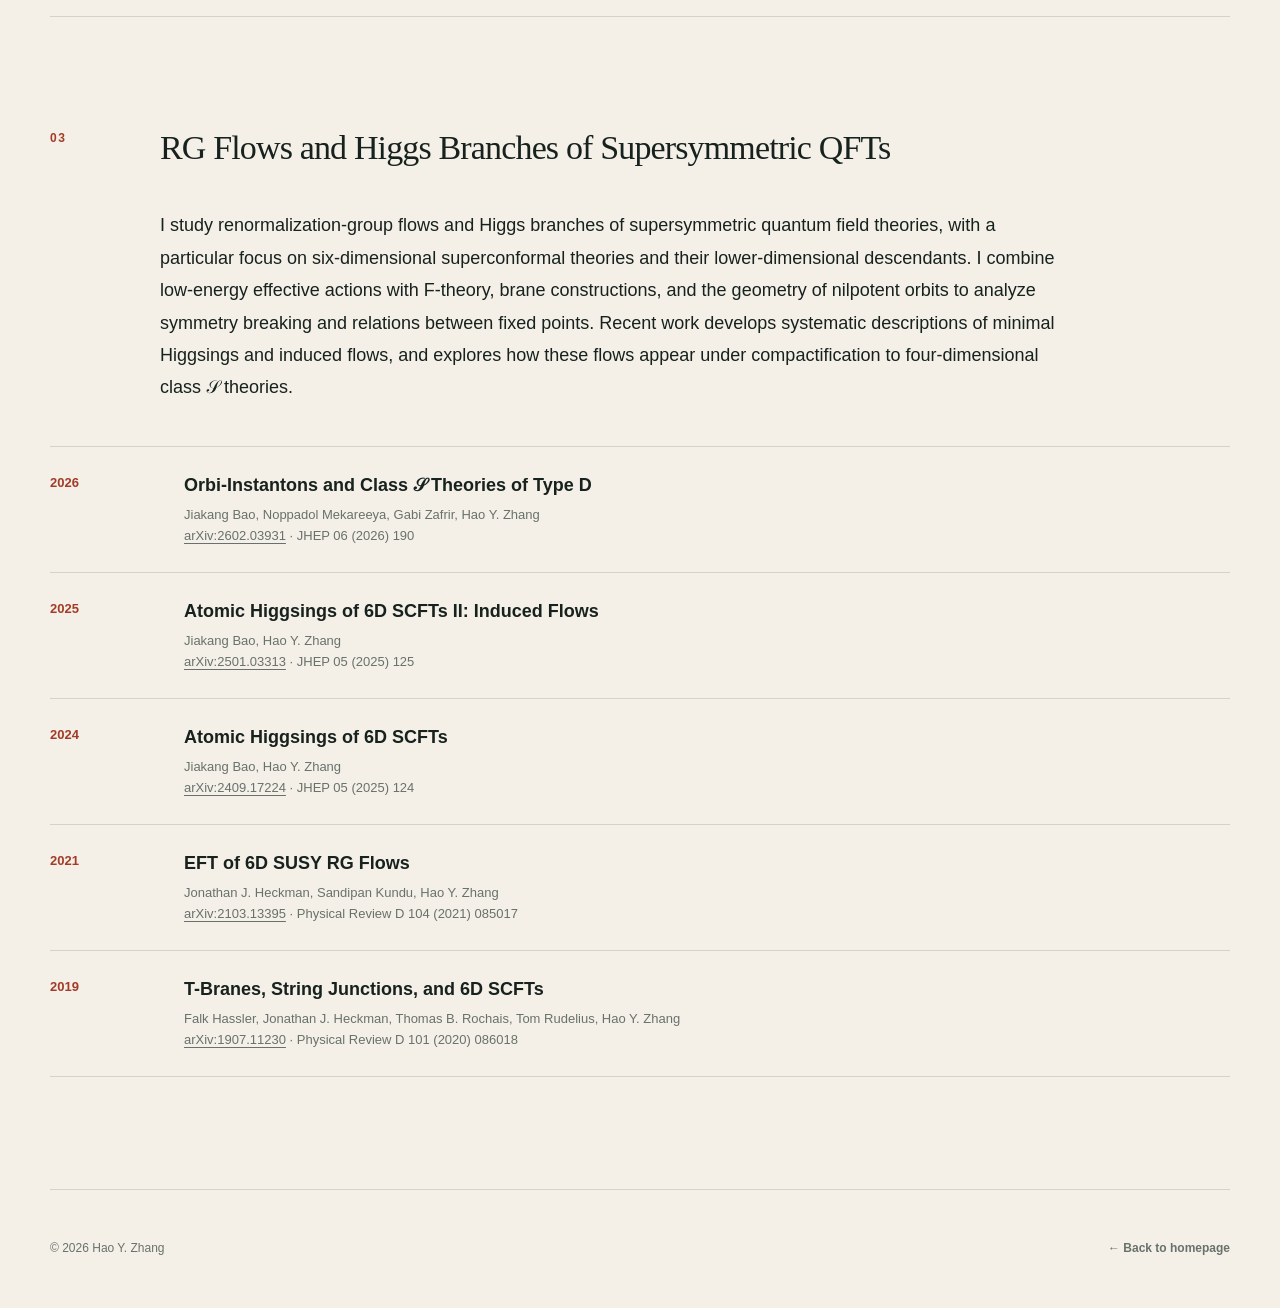
<file: research.html>
<!doctype html>
<html lang="en">
<head>
  <meta charset="utf-8">
  <meta name="viewport" content="width=device-width, initial-scale=1">
  <meta name="description" content="Hao Y. Zhang — theoretical physicist working on string theory, quantum field theory, and generalized symmetries. Assistant Professor at BIMSA from September 2026.">
  <meta name="theme-color" content="#f4f0e8">
  <title>Research | Hao Y. Zhang</title>
  <link rel="stylesheet" href="styles.css">
  <script src="script.js" defer></script>
</head>
<body data-title-en="Research | Hao Y. Zhang" data-title-zh="研究方向 | 张昊">
  <a class="skip-link" href="#main-content" data-en="Skip to content" data-zh="跳至正文">Skip to content</a>

  <header class="site-header">
    <div class="header-inner">
      <a class="wordmark" href="index.html#home" aria-label="Hao Y. Zhang home">
        <span class="wordmark-name">Hao Y. Zhang</span>
        <span class="wordmark-cn">张昊</span>
      </a>

      <nav class="main-nav" aria-label="Primary navigation">
        <a href="index.html#home" data-en="Home" data-zh="主页">Home</a>
        <a href="index.html#cv" data-en="CV" data-zh="履历">CV</a>
        <a href="research.html" class="active" aria-current="page" data-en="Research" data-zh="研究">Research</a>
        <a href="index.html#teaching" data-en="Teaching" data-zh="教学">Teaching</a>
        <a href="index.html#contact" data-en="Contact" data-zh="联系方式">Contact</a>
        <a href="index.html#talks" data-en="Recent talks" data-zh="近期报告">Recent talks</a>
        <a href="index.html#links" data-en="Links" data-zh="链接">Links</a>
      </nav>

      <div class="language-switcher" role="group" aria-label="Language">
        <button type="button" data-language="en" aria-pressed="true">EN</button>
        <span aria-hidden="true">/</span>
        <button type="button" data-language="zh" aria-pressed="false">中文</button>
      </div>
    </div>
  </header>

  <main id="main-content">
    <section class="page-section subpage-intro" id="overview">
<p class="eyebrow" data-en="Research" data-zh="研究方向">Research</p>
<h1 data-en="Symmetries, anomalies, and non-perturbative string theory." data-zh="对称性、反常与非微扰弦理论。">Symmetries, anomalies, and non-perturbative string theory.</h1>
<p class="section-copy" data-en="My research focuses on symmetries, anomalies, and non-perturbative string theory. I use string compactifications, branes, and geometric and topological methods to study quantum field theories and quantum gravity. A recurring question is how information beyond a local Lagrangian—such as extended operators, the global form of a gauge group, and discrete topological terms—constrains a theory and its dual descriptions. The three themes below describe closely connected directions of this work." data-zh="我的研究聚焦于对称性、反常与非微扰弦论。我运用弦论紧致化、膜以及几何和拓扑方法研究量子场论与量子引力。贯穿这些工作的一个问题是：局域拉格朗日量之外的信息，例如延展算符、规范群的整体形式以及离散拓扑项，如何约束一个理论及其对偶描述。以下三个主题是这一研究中紧密相连的方向。">My research focuses on symmetries, anomalies, and non-perturbative string theory. I use string compactifications, branes, and geometric and topological methods to study quantum field theories and quantum gravity. A recurring question is how information beyond a local Lagrangian—such as extended operators, the global form of a gauge group, and discrete topological terms—constrains a theory and its dual descriptions. The three themes below describe closely connected directions of this work.</p>
<nav class="topic-nav" aria-label="Research themes" data-aria-en="Research themes" data-aria-zh="研究主题">
<a href="#symmetries-compactifications" data-en="01 · Generalized Symmetries and String Compactifications" data-zh="01 · 广义对称性和弦论紧致化">01 · Generalized Symmetries and String Compactifications</a>
<a href="#worldsheet-spacetime-topology" data-en="02 · Topological Structures on the String Worldsheet and in Spacetime" data-zh="02 · 弦世界面和时空中的拓扑结构">02 · Topological Structures on the String Worldsheet and in Spacetime</a>
<a href="#rg-flows-higgs-branches" data-en="03 · RG Flows and Higgs Branches of Supersymmetric QFTs" data-zh="03 · 超对称QFT的RG流和Higgs支">03 · RG Flows and Higgs Branches of Supersymmetric QFTs</a>
</nav>
    </section>
    <section class="page-section research-detail" id="symmetries-compactifications" tabindex="-1">
      <div class="section-heading"><p class="section-number">01</p><div><h2 data-en="Generalized Symmetries and String Compactifications" data-zh="广义对称性和弦论紧致化">Generalized Symmetries and String Compactifications</h2></div></div>
<p class="section-copy" data-en="I study generalized symmetries through their realization in string theory, relating extended operators and topological defects to branes and the topology of compactification geometries. This includes non-invertible duality defects, K-theoretic descriptions of symmetry, and the effects of frozen singularities. I also use string junctions and anomaly constraints to investigate the global structure of gauge groups and the landscape of string vacua, with the aim of understanding what distinguishes consistent quantum theories of gravity." data-zh="我从弦论中的具体实现出发研究广义对称性，将延展算符与拓扑缺陷同膜及紧致化几何的拓扑联系起来。相关工作包括非可逆对偶缺陷、对称性的 K 理论描述，以及冻结奇点对这些结构的影响。我也利用弦结和反常约束研究规范群的整体结构与弦论真空，探索一致的量子引力理论需要满足哪些条件。">I study generalized symmetries through their realization in string theory, relating extended operators and topological defects to branes and the topology of compactification geometries. This includes non-invertible duality defects, K-theoretic descriptions of symmetry, and the effects of frozen singularities. I also use string junctions and anomaly constraints to investigate the global structure of gauge groups and the landscape of string vacua, with the aim of understanding what distinguishes consistent quantum theories of gravity.</p>
      <div class="paper-list">
        <article class="paper"><span class="paper-year">2024</span><div>
          <h3><a href="https://arxiv.org/abs/2410.07318" target="_blank" rel="noopener">Frozen Generalized Symmetries</a></h3>
          <p>Mirjam Cvetič, Markus Dierigl, Ling Lin, Ethan Torres, Hao Y. Zhang</p>
          <p><a href="https://arxiv.org/abs/2410.07318" target="_blank" rel="noopener">arXiv:2410.07318</a> · Physical Review D 111 (2025) 026018</p>
        </div></article>
        <article class="paper"><span class="paper-year">2024</span><div>
          <h3><a href="https://arxiv.org/abs/2404.16097" target="_blank" rel="noopener">K-theoretic Global Symmetry in String-constructed QFT and T-duality</a></h3>
          <p>Hao Y. Zhang</p>
          <p><a href="https://arxiv.org/abs/2404.16097" target="_blank" rel="noopener">arXiv:2404.16097</a> · JHEP 05 (2026) 118</p>
        </div></article>
        <article class="paper"><span class="paper-year">2023</span><div>
          <h3><a href="https://arxiv.org/abs/2306.11783" target="_blank" rel="noopener">Intermediate Defect Groups, Polarization Pairs, and Non-invertible Duality Defects</a></h3>
          <p>Craig Lawrie, Xingyang Yu, Hao Y. Zhang</p>
          <p><a href="https://arxiv.org/abs/2306.11783" target="_blank" rel="noopener">arXiv:2306.11783</a> · Physical Review D 109 (2024) 026005</p>
        </div></article>
        <article class="paper"><span class="paper-year">2022</span><div>
          <h3><a href="https://arxiv.org/abs/2209.03343" target="_blank" rel="noopener">The Branes Behind Generalized Symmetry Operators</a></h3>
          <p>Jonathan J. Heckman, Max Hübner, Ethan Torres, Hao Y. Zhang</p>
          <p><a href="https://arxiv.org/abs/2209.03343" target="_blank" rel="noopener">arXiv:2209.03343</a> · Fortschritte der Physik 71 (2023) 2200180</p>
        </div></article>
        <article class="paper"><span class="paper-year">2022</span><div>
          <h3><a href="https://arxiv.org/abs/2203.03644" target="_blank" rel="noopener">One Loop to Rule Them All: Eight and Nine Dimensional String Vacua from Junctions</a></h3>
          <p>Mirjam Cvetič, Markus Dierigl, Ling Lin, Hao Y. Zhang</p>
          <p><a href="https://arxiv.org/abs/2203.03644" target="_blank" rel="noopener">arXiv:2203.03644</a> · Physical Review D 106 (2022) 026007</p>
        </div></article>
        <article class="paper"><span class="paper-year">2020</span><div>
          <h3><a href="https://arxiv.org/abs/2008.10605" target="_blank" rel="noopener">String Universality and Non-Simply-Connected Gauge Groups in 8d</a></h3>
          <p>Mirjam Cvetič, Markus Dierigl, Ling Lin, Hao Y. Zhang</p>
          <p><a href="https://arxiv.org/abs/2008.10605" target="_blank" rel="noopener">arXiv:2008.10605</a> · Physical Review Letters 125 (2020) 211602</p>
        </div></article>
      </div>
    </section>
    <section class="page-section research-detail" id="worldsheet-spacetime-topology" tabindex="-1">
      <div class="section-heading"><p class="section-number">02</p><div><h2 data-en="Topological Structures on the String Worldsheet and in Spacetime" data-zh="弦世界面和时空中的拓扑结构">Topological Structures on the String Worldsheet and in Spacetime</h2></div></div>
<p class="section-copy" data-en="I investigate how topological structures on the string worldsheet and in spacetime encode physical information. On the worldsheet side, this includes non-invertible symmetries and their gauging, as well as the spacetime selection rules associated with worldsheet fusion rules and their dependence on perturbative order. In spacetime, I study anomaly cancellation and inflow, discrete topological terms, and their descriptions using differential K- and KO-theory and index theory. These questions connect local anomaly computations with global consistency conditions." data-zh="我研究弦世界面与时空中的拓扑结构如何编码物理信息。在世界面一侧，相关问题包括非可逆对称性及其规范化，以及世界面融合规则所产生的时空选择定则如何随微扰阶数变化。在时空一侧，我研究反常消除与反常流入、离散拓扑项，以及它们在微分 K 理论、微分 KO 理论和指标理论中的描述。这些问题将局域反常计算与整体一致性条件联系起来。">I investigate how topological structures on the string worldsheet and in spacetime encode physical information. On the worldsheet side, this includes non-invertible symmetries and their gauging, as well as the spacetime selection rules associated with worldsheet fusion rules and their dependence on perturbative order. In spacetime, I study anomaly cancellation and inflow, discrete topological terms, and their descriptions using differential K- and KO-theory and index theory. These questions connect local anomaly computations with global consistency conditions.</p>
      <div class="paper-list">
        <article class="paper"><span class="paper-year">2026</span><div>
          <h3><a href="https://arxiv.org/abs/2608.23326" target="_blank" rel="noopener">Perturbative Anomaly Inflow on Orbifolds</a></h3>
          <p>Hao Y. Zhang</p>
          <p><a href="https://arxiv.org/abs/2608.23326" target="_blank" rel="noopener">arXiv:2608.23326</a></p>
        </div></article>
        <article class="paper"><span class="paper-year">2025</span><div>
          <h3><a href="https://arxiv.org/abs/2505.07933" target="_blank" rel="noopener">Type I anomaly cancellation revisited</a></h3>
          <p>Saghar S. Hosseini, Yuji Tachikawa, Hao Y. Zhang</p>
          <p><a href="https://arxiv.org/abs/2505.07933" target="_blank" rel="noopener">arXiv:2505.07933</a> · Communications in Mathematical Physics 407 (2026) 191</p>
        </div></article>
        <article class="paper"><span class="paper-year">2025</span><div>
          <h3><a href="https://arxiv.org/abs/2504.05374" target="_blank" rel="noopener">von Neumann Subfactors and Non-invertible Symmetries</a></h3>
          <p>Xingyang Yu, Hao Y. Zhang</p>
          <p><a href="https://arxiv.org/abs/2504.05374" target="_blank" rel="noopener">arXiv:2504.05374</a> · SciPost Physics 19 (2025) 154</p>
        </div></article>
        <article class="paper"><span class="paper-year">2024</span><div>
          <h3><a href="https://arxiv.org/abs/2403.08861" target="_blank" rel="noopener">On a ℤ₃-valued discrete topological term in 10d heterotic string theories</a></h3>
          <p>Yuji Tachikawa, Hao Y. Zhang</p>
          <p><a href="https://arxiv.org/abs/2403.08861" target="_blank" rel="noopener">arXiv:2403.08861</a> · SciPost Physics 17 (2024) 077</p>
        </div></article>
        <article class="paper"><span class="paper-year">2024</span><div>
          <h3><a href="https://arxiv.org/abs/2402.00105" target="_blank" rel="noopener">On a class of selection rules without group actions in field theory and string theory</a></h3>
          <p>Justin Kaidi, Yuji Tachikawa, Hao Y. Zhang</p>
          <p><a href="https://arxiv.org/abs/2402.00105" target="_blank" rel="noopener">arXiv:2402.00105</a> · SciPost Physics 17 (2024) 169</p>
        </div></article>
      </div>
    </section>
    <section class="page-section research-detail" id="rg-flows-higgs-branches" tabindex="-1">
      <div class="section-heading"><p class="section-number">03</p><div><h2 data-en="RG Flows and Higgs Branches of Supersymmetric QFTs" data-zh="超对称QFT的RG流和Higgs支">RG Flows and Higgs Branches of Supersymmetric QFTs</h2></div></div>
<p class="section-copy" data-en="I study renormalization-group flows and Higgs branches of supersymmetric quantum field theories, with a particular focus on six-dimensional superconformal theories and their lower-dimensional descendants. I combine low-energy effective actions with F-theory, brane constructions, and the geometry of nilpotent orbits to analyze symmetry breaking and relations between fixed points. Recent work develops systematic descriptions of minimal Higgsings and induced flows, and explores how these flows appear under compactification to four-dimensional class 𝒮 theories." data-zh="我研究超对称量子场论的重整化群流与 Higgs 支，尤其关注六维超共形场论及其低维紧致化理论。我结合低能有效作用量、F 理论、膜构造与幂零轨道的几何，分析对称性破缺以及不同固定点之间的关系。近期工作包括系统描述最小 Higgs 化过程与诱导流，并研究这些流在紧致化到四维 class 𝒮 理论后如何体现。">I study renormalization-group flows and Higgs branches of supersymmetric quantum field theories, with a particular focus on six-dimensional superconformal theories and their lower-dimensional descendants. I combine low-energy effective actions with F-theory, brane constructions, and the geometry of nilpotent orbits to analyze symmetry breaking and relations between fixed points. Recent work develops systematic descriptions of minimal Higgsings and induced flows, and explores how these flows appear under compactification to four-dimensional class 𝒮 theories.</p>
      <div class="paper-list">
        <article class="paper"><span class="paper-year">2026</span><div>
          <h3><a href="https://arxiv.org/abs/2602.03931" target="_blank" rel="noopener">Orbi-Instantons and Class 𝒮 Theories of Type D</a></h3>
          <p>Jiakang Bao, Noppadol Mekareeya, Gabi Zafrir, Hao Y. Zhang</p>
          <p><a href="https://arxiv.org/abs/2602.03931" target="_blank" rel="noopener">arXiv:2602.03931</a> · JHEP 06 (2026) 190</p>
        </div></article>
        <article class="paper"><span class="paper-year">2025</span><div>
          <h3><a href="https://arxiv.org/abs/2501.03313" target="_blank" rel="noopener">Atomic Higgsings of 6D SCFTs II: Induced Flows</a></h3>
          <p>Jiakang Bao, Hao Y. Zhang</p>
          <p><a href="https://arxiv.org/abs/2501.03313" target="_blank" rel="noopener">arXiv:2501.03313</a> · JHEP 05 (2025) 125</p>
        </div></article>
        <article class="paper"><span class="paper-year">2024</span><div>
          <h3><a href="https://arxiv.org/abs/2409.17224" target="_blank" rel="noopener">Atomic Higgsings of 6D SCFTs</a></h3>
          <p>Jiakang Bao, Hao Y. Zhang</p>
          <p><a href="https://arxiv.org/abs/2409.17224" target="_blank" rel="noopener">arXiv:2409.17224</a> · JHEP 05 (2025) 124</p>
        </div></article>
        <article class="paper"><span class="paper-year">2021</span><div>
          <h3><a href="https://arxiv.org/abs/2103.13395" target="_blank" rel="noopener">EFT of 6D SUSY RG Flows</a></h3>
          <p>Jonathan J. Heckman, Sandipan Kundu, Hao Y. Zhang</p>
          <p><a href="https://arxiv.org/abs/2103.13395" target="_blank" rel="noopener">arXiv:2103.13395</a> · Physical Review D 104 (2021) 085017</p>
        </div></article>
        <article class="paper"><span class="paper-year">2019</span><div>
          <h3><a href="https://arxiv.org/abs/1907.11230" target="_blank" rel="noopener">T-Branes, String Junctions, and 6D SCFTs</a></h3>
          <p>Falk Hassler, Jonathan J. Heckman, Thomas B. Rochais, Tom Rudelius, Hao Y. Zhang</p>
          <p><a href="https://arxiv.org/abs/1907.11230" target="_blank" rel="noopener">arXiv:1907.11230</a> · Physical Review D 101 (2020) 086018</p>
        </div></article>
      </div>
    </section>
  </main>
  <footer><p>© <span id="year">2026</span> Hao Y. Zhang</p><a href="index.html#research" data-en="← Back to homepage" data-zh="← 返回主页">← Back to homepage</a></footer>
</body>
</html>
</file>
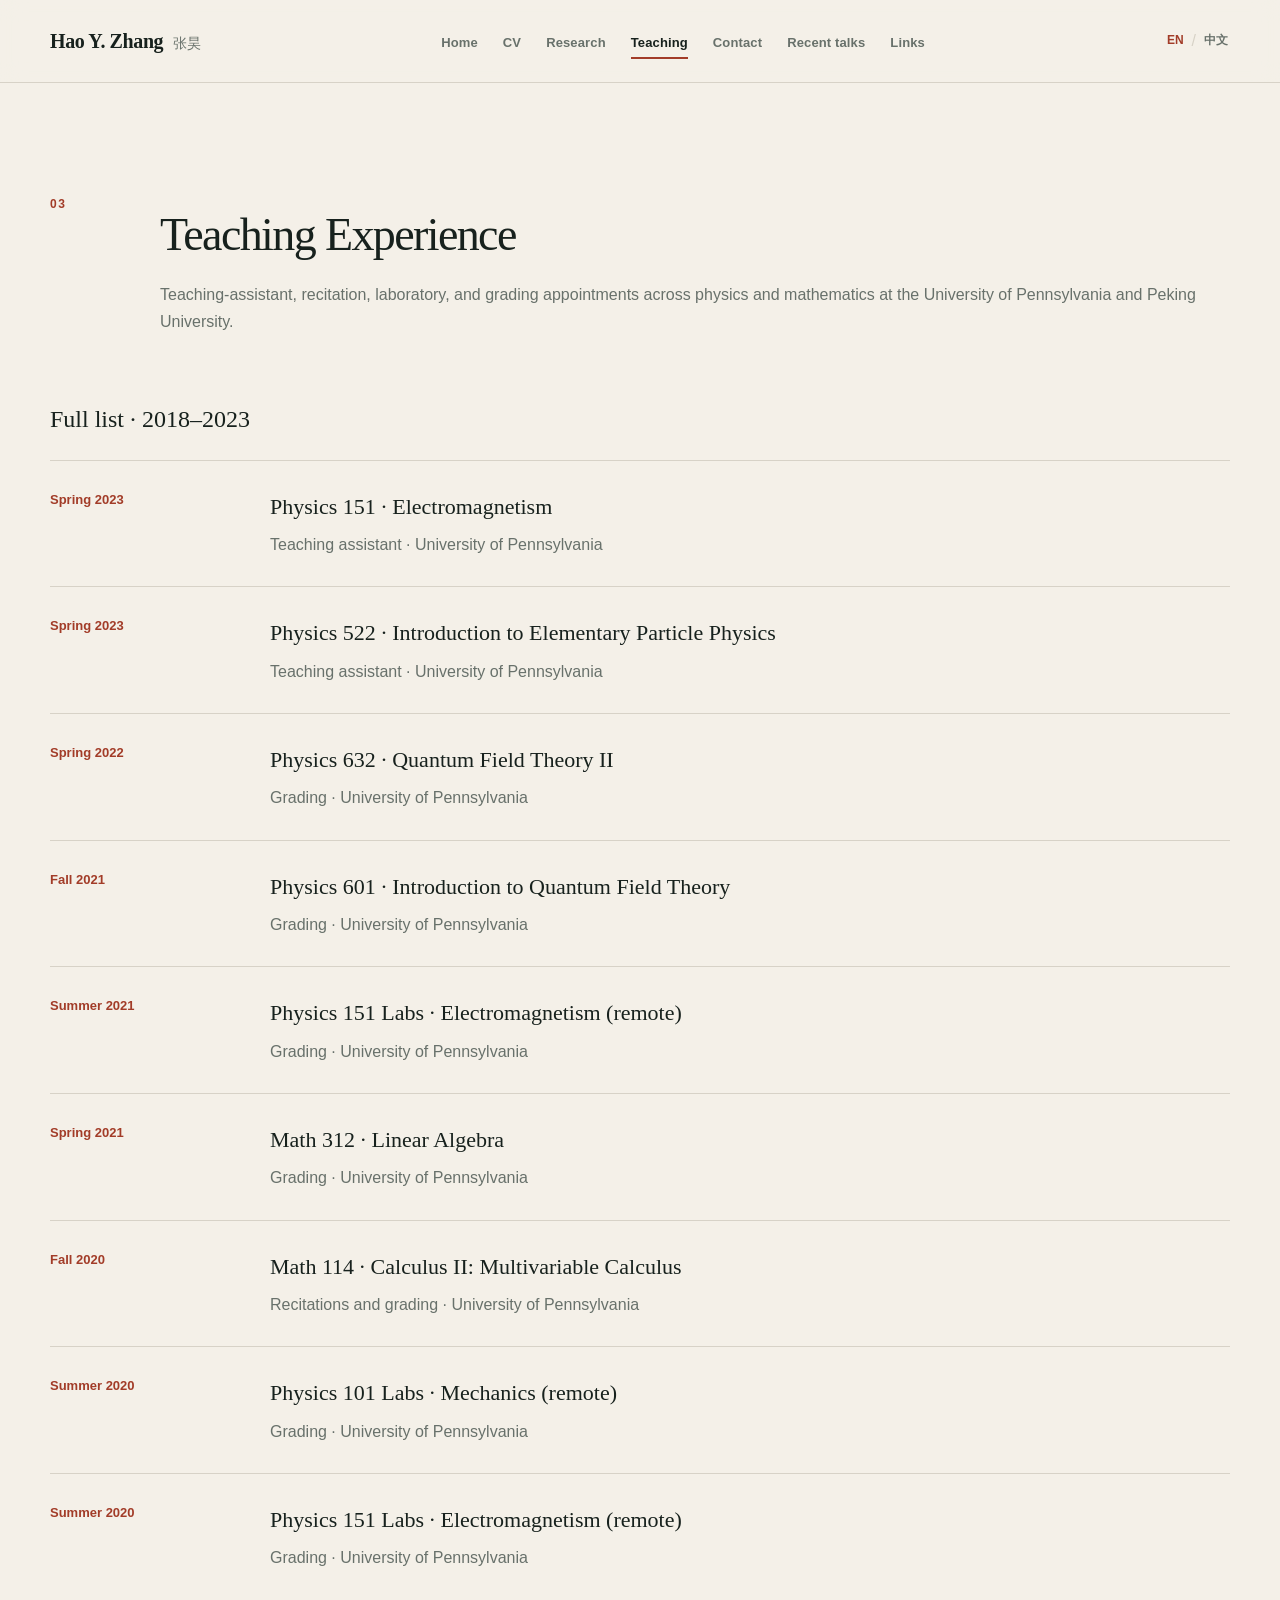
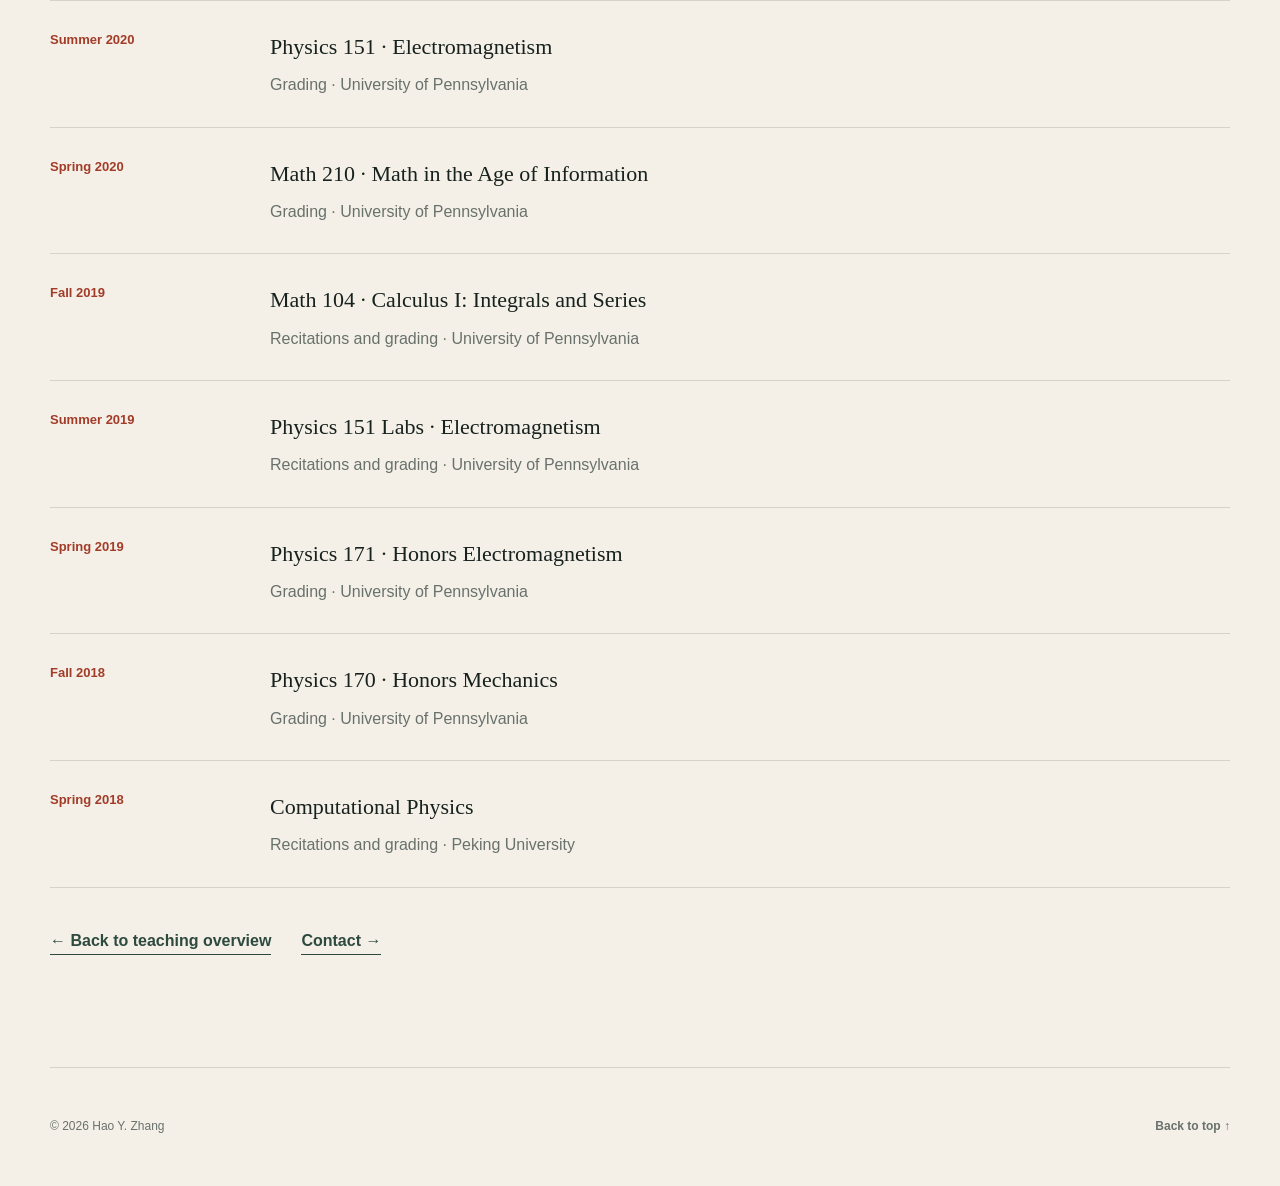
<file: teaching.html>
<!doctype html>
<html lang="en">
<head>
  <meta charset="utf-8">
  <meta name="viewport" content="width=device-width, initial-scale=1">
  <meta name="description" content="Complete teaching-assistant, recitation, laboratory, and grading record of Hao Y. Zhang at the University of Pennsylvania and Peking University.">
  <meta name="theme-color" content="#f4f0e8">
  <title>Teaching | Hao Y. Zhang</title>
  <link rel="stylesheet" href="styles.css">
  <script src="script.js" defer></script>
</head>
<body data-title-en="Teaching | Hao Y. Zhang" data-title-zh="教学经历 | 张昊">
  <a class="skip-link" href="#main-content" data-en="Skip to content" data-zh="跳至正文">Skip to content</a>
  <header class="site-header">
    <div class="header-inner">
      <a class="wordmark" href="index.html#home" aria-label="Hao Y. Zhang home">
        <span class="wordmark-name">Hao Y. Zhang</span>
        <span class="wordmark-cn">张昊</span>
      </a>
      <nav class="main-nav" aria-label="Primary navigation">
        <a href="index.html#home" data-section="home" data-en="Home" data-zh="主页">Home</a>
        <a href="index.html#cv" data-section="cv" data-en="CV" data-zh="履历">CV</a>
        <a href="index.html#research" data-section="research" data-en="Research" data-zh="研究">Research</a>
        <a class="active" href="index.html#teaching" data-section="teaching" data-en="Teaching" data-zh="教学">Teaching</a>
        <a href="index.html#contact" data-section="contact" data-en="Contact" data-zh="联系方式">Contact</a>
        <a href="index.html#talks" data-section="talks" data-en="Recent talks" data-zh="近期报告">Recent talks</a>
        <a href="index.html#links" data-section="links" data-en="Links" data-zh="链接">Links</a>
      </nav>
      <div class="language-switcher" role="group" aria-label="Language">
        <button type="button" data-language="en" aria-pressed="true">EN</button>
        <span aria-hidden="true">/</span>
        <button type="button" data-language="zh" aria-pressed="false">中文</button>
      </div>
    </div>
  </header>
  <main id="main-content">
    <section id="teaching" class="page-section" data-page-section tabindex="-1" aria-labelledby="teaching-title">
      <div class="section-heading">
        <p class="section-number">03</p>
        <div>
          <h1 id="teaching-title" data-en="Teaching Experience" data-zh="教学经历">Teaching Experience</h1>
          <p data-en="Teaching-assistant, recitation, laboratory, and grading appointments across physics and mathematics at the University of Pennsylvania and Peking University." data-zh="在宾夕法尼亚大学和北京大学承担物理与数学课程的助教、习题课、实验课及课程批改工作。">Teaching-assistant, recitation, laboratory, and grading appointments across physics and mathematics at the University of Pennsylvania and Peking University.</p>
        </div>
      </div>
      <h2 data-en="Full list · 2018–2023" data-zh="完整课程列表 · 2018–2023">Full list · 2018–2023</h2>
      <div class="timeline">
        <article class="timeline-item">
          <p class="timeline-date" data-en="Spring 2023" data-zh="2023 春">Spring 2023</p>
          <div>
            <h3 data-en="Physics 151 · Electromagnetism" data-zh="Physics 151 · 电磁学">Physics 151 · Electromagnetism</h3>
            <p data-en="Teaching assistant · University of Pennsylvania" data-zh="助教 · 宾夕法尼亚大学">Teaching assistant · University of Pennsylvania</p>
          </div>
        </article>
        <article class="timeline-item">
          <p class="timeline-date" data-en="Spring 2023" data-zh="2023 春">Spring 2023</p>
          <div>
            <h3 data-en="Physics 522 · Introduction to Elementary Particle Physics" data-zh="Physics 522 · 基本粒子物理导论">Physics 522 · Introduction to Elementary Particle Physics</h3>
            <p data-en="Teaching assistant · University of Pennsylvania" data-zh="助教 · 宾夕法尼亚大学">Teaching assistant · University of Pennsylvania</p>
          </div>
        </article>
        <article class="timeline-item">
          <p class="timeline-date" data-en="Spring 2022" data-zh="2022 春">Spring 2022</p>
          <div>
            <h3 data-en="Physics 632 · Quantum Field Theory II" data-zh="Physics 632 · 量子场论 II">Physics 632 · Quantum Field Theory II</h3>
            <p data-en="Grading · University of Pennsylvania" data-zh="课程批改 · 宾夕法尼亚大学">Grading · University of Pennsylvania</p>
          </div>
        </article>
        <article class="timeline-item">
          <p class="timeline-date" data-en="Fall 2021" data-zh="2021 秋">Fall 2021</p>
          <div>
            <h3 data-en="Physics 601 · Introduction to Quantum Field Theory" data-zh="Physics 601 · 量子场论导论">Physics 601 · Introduction to Quantum Field Theory</h3>
            <p data-en="Grading · University of Pennsylvania" data-zh="课程批改 · 宾夕法尼亚大学">Grading · University of Pennsylvania</p>
          </div>
        </article>
        <article class="timeline-item">
          <p class="timeline-date" data-en="Summer 2021" data-zh="2021 夏">Summer 2021</p>
          <div>
            <h3 data-en="Physics 151 Labs · Electromagnetism (remote)" data-zh="Physics 151 实验 · 电磁学（线上）">Physics 151 Labs · Electromagnetism (remote)</h3>
            <p data-en="Grading · University of Pennsylvania" data-zh="课程批改 · 宾夕法尼亚大学">Grading · University of Pennsylvania</p>
          </div>
        </article>
        <article class="timeline-item">
          <p class="timeline-date" data-en="Spring 2021" data-zh="2021 春">Spring 2021</p>
          <div>
            <h3 data-en="Math 312 · Linear Algebra" data-zh="Math 312 · 线性代数">Math 312 · Linear Algebra</h3>
            <p data-en="Grading · University of Pennsylvania" data-zh="课程批改 · 宾夕法尼亚大学">Grading · University of Pennsylvania</p>
          </div>
        </article>
        <article class="timeline-item">
          <p class="timeline-date" data-en="Fall 2020" data-zh="2020 秋">Fall 2020</p>
          <div>
            <h3 data-en="Math 114 · Calculus II: Multivariable Calculus" data-zh="Math 114 · 微积分 II：多元微积分">Math 114 · Calculus II: Multivariable Calculus</h3>
            <p data-en="Recitations and grading · University of Pennsylvania" data-zh="习题课与课程批改 · 宾夕法尼亚大学">Recitations and grading · University of Pennsylvania</p>
          </div>
        </article>
        <article class="timeline-item">
          <p class="timeline-date" data-en="Summer 2020" data-zh="2020 夏">Summer 2020</p>
          <div>
            <h3 data-en="Physics 101 Labs · Mechanics (remote)" data-zh="Physics 101 实验 · 力学（线上）">Physics 101 Labs · Mechanics (remote)</h3>
            <p data-en="Grading · University of Pennsylvania" data-zh="课程批改 · 宾夕法尼亚大学">Grading · University of Pennsylvania</p>
          </div>
        </article>
        <article class="timeline-item">
          <p class="timeline-date" data-en="Summer 2020" data-zh="2020 夏">Summer 2020</p>
          <div>
            <h3 data-en="Physics 151 Labs · Electromagnetism (remote)" data-zh="Physics 151 实验 · 电磁学（线上）">Physics 151 Labs · Electromagnetism (remote)</h3>
            <p data-en="Grading · University of Pennsylvania" data-zh="课程批改 · 宾夕法尼亚大学">Grading · University of Pennsylvania</p>
          </div>
        </article>
        <article class="timeline-item">
          <p class="timeline-date" data-en="Summer 2020" data-zh="2020 夏">Summer 2020</p>
          <div>
            <h3 data-en="Physics 151 · Electromagnetism" data-zh="Physics 151 · 电磁学">Physics 151 · Electromagnetism</h3>
            <p data-en="Grading · University of Pennsylvania" data-zh="课程批改 · 宾夕法尼亚大学">Grading · University of Pennsylvania</p>
          </div>
        </article>
        <article class="timeline-item">
          <p class="timeline-date" data-en="Spring 2020" data-zh="2020 春">Spring 2020</p>
          <div>
            <h3 data-en="Math 210 · Math in the Age of Information" data-zh="Math 210 · 信息时代的数学">Math 210 · Math in the Age of Information</h3>
            <p data-en="Grading · University of Pennsylvania" data-zh="课程批改 · 宾夕法尼亚大学">Grading · University of Pennsylvania</p>
          </div>
        </article>
        <article class="timeline-item">
          <p class="timeline-date" data-en="Fall 2019" data-zh="2019 秋">Fall 2019</p>
          <div>
            <h3 data-en="Math 104 · Calculus I: Integrals and Series" data-zh="Math 104 · 微积分 I：积分与级数">Math 104 · Calculus I: Integrals and Series</h3>
            <p data-en="Recitations and grading · University of Pennsylvania" data-zh="习题课与课程批改 · 宾夕法尼亚大学">Recitations and grading · University of Pennsylvania</p>
          </div>
        </article>
        <article class="timeline-item">
          <p class="timeline-date" data-en="Summer 2019" data-zh="2019 夏">Summer 2019</p>
          <div>
            <h3 data-en="Physics 151 Labs · Electromagnetism" data-zh="Physics 151 实验 · 电磁学">Physics 151 Labs · Electromagnetism</h3>
            <p data-en="Recitations and grading · University of Pennsylvania" data-zh="习题课与课程批改 · 宾夕法尼亚大学">Recitations and grading · University of Pennsylvania</p>
          </div>
        </article>
        <article class="timeline-item">
          <p class="timeline-date" data-en="Spring 2019" data-zh="2019 春">Spring 2019</p>
          <div>
            <h3 data-en="Physics 171 · Honors Electromagnetism" data-zh="Physics 171 · 荣誉电磁学">Physics 171 · Honors Electromagnetism</h3>
            <p data-en="Grading · University of Pennsylvania" data-zh="课程批改 · 宾夕法尼亚大学">Grading · University of Pennsylvania</p>
          </div>
        </article>
        <article class="timeline-item">
          <p class="timeline-date" data-en="Fall 2018" data-zh="2018 秋">Fall 2018</p>
          <div>
            <h3 data-en="Physics 170 · Honors Mechanics" data-zh="Physics 170 · 荣誉力学">Physics 170 · Honors Mechanics</h3>
            <p data-en="Grading · University of Pennsylvania" data-zh="课程批改 · 宾夕法尼亚大学">Grading · University of Pennsylvania</p>
          </div>
        </article>
        <article class="timeline-item">
          <p class="timeline-date" data-en="Spring 2018" data-zh="2018 春">Spring 2018</p>
          <div>
            <h3 data-en="Computational Physics" data-zh="计算物理">Computational Physics</h3>
            <p data-en="Recitations and grading · Peking University" data-zh="习题课与课程批改 · 北京大学">Recitations and grading · Peking University</p>
          </div>
        </article>
      </div>
      <div class="link-row">
        <a class="text-link" href="index.html#teaching" data-en="← Back to teaching overview" data-zh="← 返回教学概览">← Back to teaching overview</a>
        <a class="text-link" href="index.html#contact" data-en="Contact →" data-zh="联系方式 →">Contact →</a>
      </div>
    </section>
  </main>
  <footer>
    <p>© <span id="year">2026</span> Hao Y. Zhang</p>
    <a href="#main-content" data-en="Back to top ↑" data-zh="返回顶部 ↑">Back to top ↑</a>
  </footer>
</body>
</html>
</file>
<file: styles.css>
:root {
  --paper: #f4f0e8;
  --paper-light: #faf8f3;
  --ink: #17211d;
  --muted: #68716b;
  --line: #d7d2c7;
  --accent: #a23c28;
  --green: #2e4a3f;
  --max: 1180px;
}

* { box-sizing: border-box; }

html { scroll-behavior: smooth; }

body {
  margin: 0;
  color: var(--ink);
  background: var(--paper);
  font-family: "Avenir Next", Avenir, "PingFang SC", "Noto Sans CJK SC", sans-serif;
  font-size: 16px;
  line-height: 1.65;
  -webkit-font-smoothing: antialiased;
}

a { color: inherit; }

.skip-link {
  position: fixed;
  z-index: 100;
  top: 0;
  left: 1rem;
  padding: .6rem 1rem;
  background: var(--ink);
  color: white;
  transform: translateY(-120%);
}

.skip-link:focus { transform: translateY(0); }

.site-header {
  position: sticky;
  z-index: 20;
  top: 0;
  background: color-mix(in srgb, var(--paper) 92%, transparent);
  border-bottom: 1px solid var(--line);
  backdrop-filter: blur(12px);
}

.header-inner {
  width: min(var(--max), calc(100% - 48px));
  min-height: 82px;
  margin: 0 auto;
  display: grid;
  grid-template-columns: auto 1fr auto;
  align-items: center;
  gap: 38px;
}

.wordmark {
  display: flex;
  align-items: baseline;
  gap: 10px;
  text-decoration: none;
}

.wordmark-name {
  font-family: "Iowan Old Style", Baskerville, "Songti SC", "Noto Serif CJK SC", serif;
  font-size: 20px;
  font-weight: 700;
  letter-spacing: -.02em;
}

.wordmark-cn { color: var(--muted); font-size: 14px; }

.main-nav {
  display: flex;
  justify-content: center;
  gap: 25px;
}

.main-nav a {
  position: relative;
  padding: 29px 0 26px;
  color: var(--muted);
  font-size: 13px;
  font-weight: 650;
  letter-spacing: .01em;
  text-decoration: none;
  white-space: nowrap;
}

.main-nav a::after {
  position: absolute;
  right: 0;
  bottom: 20px;
  left: 0;
  height: 2px;
  background: var(--accent);
  content: "";
  transform: scaleX(0);
  transition: transform .2s ease;
}

.main-nav a:hover,
.main-nav a.active { color: var(--ink); }

.main-nav a:hover::after,
.main-nav a.active::after { transform: scaleX(1); }

.language-switcher {
  display: flex;
  align-items: center;
  gap: 6px;
  color: var(--line);
}

.language-switcher button {
  padding: 7px 2px;
  border: 0;
  color: var(--muted);
  background: transparent;
  cursor: pointer;
  font: inherit;
  font-size: 12px;
  font-weight: 700;
}

.language-switcher button[aria-pressed="true"] { color: var(--accent); }

main,
footer {
  width: min(var(--max), calc(100% - 48px));
  margin: 0 auto;
}

.page-section {
  padding: 112px 0;
  border-bottom: 1px solid var(--line);
  scroll-margin-top: 80px;
}

.hero {
  min-height: calc(100vh - 82px);
  display: grid;
  grid-template-columns: minmax(0, 1.55fr) minmax(260px, .65fr);
  align-items: center;
  gap: clamp(54px, 9vw, 136px);
  padding-top: 82px;
}

.eyebrow,
.section-number,
.role-label,
.contact-label,
.teaching-year {
  margin: 0;
  color: var(--accent);
  font-size: 12px;
  font-weight: 750;
  letter-spacing: .14em;
  text-transform: uppercase;
}

h1, h2, h3, p { margin-top: 0; }

h1,
h2 {
  font-family: "Iowan Old Style", Baskerville, "Songti SC", "Noto Serif CJK SC", serif;
  font-weight: 400;
}

h1 {
  margin: 16px 0 24px;
  font-size: clamp(34px, 3.8vw, 46px);
  letter-spacing: -.035em;
  line-height: 1.03;
}

h1 span { display: block; }

.h1-cn {
  margin-top: 10px;
  color: var(--accent);
  font-family: "Songti SC", "Noto Serif CJK SC", "Iowan Old Style", serif;
  font-size: .65em;
  letter-spacing: .06em;
}

.hero-lede {
  max-width: 690px;
  margin-bottom: 36px;
  color: #39443f;
  font-family: "Iowan Old Style", Baskerville, "Songti SC", "Noto Serif CJK SC", serif;
  font-size: clamp(18px, 1.65vw, 22px);
  line-height: 1.58;
}

.current-role {
  max-width: 690px;
  padding: 21px 0;
  display: grid;
  grid-template-columns: 115px 1fr auto;
  gap: 20px;
  align-items: baseline;
  border-top: 1px solid var(--line);
  border-bottom: 1px solid var(--line);
}

.current-role p { margin: 0; font-size: 14px; line-height: 1.55; }
.role-date { color: var(--muted); font-size: 12px; white-space: nowrap; }
.current-role-secondary { border-top: 0; }

.hero-actions { display: flex; gap: 12px; margin-top: 32px; }

.button {
  min-height: 48px;
  padding: 12px 20px;
  display: inline-flex;
  align-items: center;
  justify-content: center;
  border: 1px solid var(--ink);
  font-size: 13px;
  font-weight: 700;
  text-decoration: none;
  transition: transform .2s ease, background .2s ease;
}

.button:hover { transform: translateY(-2px); }
.button-dark { color: var(--paper-light); background: var(--ink); }
.button-light:hover { background: var(--paper-light); }

.portrait-wrap { justify-self: center; }

.portrait-frame {
  position: relative;
  width: min(100%, 310px);
  padding: 13px;
  background: var(--paper-light);
  box-shadow: 18px 20px 0 var(--green);
  transform: rotate(1.4deg);
}

.portrait-frame::before {
  position: absolute;
  z-index: -1;
  inset: -16px 20px 18px -14px;
  border: 1px solid var(--accent);
  content: "";
}

.portrait-frame img { width: 100%; height: auto; display: block; filter: saturate(.78) contrast(1.04); }
.portrait-frame img[data-portrait] { aspect-ratio: 210 / 275; object-fit: cover; }
[hidden] { display: none !important; }
.slideshow-toggle {
  display: block;
  margin: 8px auto 0;
  padding: 3px 8px;
  border: 0;
  background: transparent;
  color: var(--muted);
  font: inherit;
  font-size: 11px;
  text-decoration: underline;
  text-underline-offset: 3px;
  cursor: pointer;
}

.portrait-caption {
  margin: 31px 0 0;
  color: var(--muted);
  font-size: 11px;
  letter-spacing: .08em;
  text-align: center;
  text-transform: uppercase;
}

.section-heading {
  margin-bottom: 65px;
  display: grid;
  grid-template-columns: 86px 1fr;
  gap: 24px;
}

.section-heading h2 {
  margin-bottom: 12px;
  font-size: clamp(27px, 2.8vw, 34px);
  letter-spacing: -.025em;
  line-height: 1.12;
}

.section-heading > div > p { margin: 0; color: var(--muted); }

.timeline { margin-bottom: 40px; }

.timeline-item {
  padding: 28px 0;
  display: grid;
  grid-template-columns: 190px 1fr;
  gap: 30px;
  border-top: 1px solid var(--line);
}

.timeline-item:last-child { border-bottom: 1px solid var(--line); }
.timeline-date { color: var(--accent); font-size: 13px; font-weight: 700; }
.timeline-item h3 { margin-bottom: 7px; font-family: "Iowan Old Style", Baskerville, "Songti SC", "Noto Serif CJK SC", serif; font-size: 22px; font-weight: 400; }
.timeline-item p:last-child { margin-bottom: 0; color: var(--muted); }

.text-link {
  display: inline-block;
  border-bottom: 1px solid currentColor;
  color: var(--green);
  font-weight: 700;
  text-decoration: none;
}

.text-link:hover { color: var(--accent); }
.text-link-muted { color: var(--muted); font-weight: 600; }

.research-intro {
  max-width: 860px;
  margin: 0 0 58px 110px;
}

.research-intro h3 {
  margin-bottom: 18px;
  font-family: "Iowan Old Style", Baskerville, "Songti SC", "Noto Serif CJK SC", serif;
  font-size: clamp(22px, 2.3vw, 29px);
  font-weight: 400;
  line-height: 1.2;
}

.research-intro p { color: var(--muted); font-size: 17px; }

.paper {
  padding: 25px 0;
  display: grid;
  grid-template-columns: 110px 1fr;
  gap: 24px;
  border-top: 1px solid var(--line);
}

.paper:last-child { border-bottom: 1px solid var(--line); }
.paper-year { color: var(--accent); font-size: 13px; font-weight: 750; }
.paper h3 { max-width: 850px; margin-bottom: 6px; font-size: 18px; line-height: 1.45; }
.paper p { margin: 0; color: var(--muted); font-size: 13px; }
.paper h3 a { text-decoration: none; }
.paper h3 a:hover { color: var(--accent); }
.paper p a { text-underline-offset: 3px; }
.section-copy { max-width: 900px; font-size: 18px; line-height: 1.8; }
.talk { display: grid; grid-template-columns: 110px 1fr; gap: 24px; padding: 26px 0; border-top: 1px solid var(--line); }
.talk:last-child { border-bottom: 1px solid var(--line); }
.talk time, .talk-date { color: var(--accent); font-size: 13px; font-weight: 750; }
.talk-date small { display: block; margin-top: 5px; color: var(--muted); font-size: 11px; font-weight: 400; }
.talk h3 { margin-bottom: 9px; font-size: 18px; line-height: 1.45; }
.talk h3 a { text-decoration: none; }
.talk h3 a:hover { color: var(--accent); }
.talk p { margin-bottom: 3px; color: var(--muted); font-size: 14px; }
.subpage-intro { max-width: 950px; }
.subpage-intro h1 { line-height: 1.2; }
.topic-nav { display: grid; gap: 12px; margin-top: 36px; }
.topic-nav a { text-decoration: none; color: var(--green); font-weight: 650; }
.topic-nav a:hover { color: var(--accent); }
.research-detail .section-heading { margin-bottom: 30px; }
.research-detail .section-copy { margin-left: 110px; margin-bottom: 42px; }
.link-row { margin-top: 38px; display: flex; flex-wrap: wrap; gap: 30px; }

.teaching-grid,
.misc-grid {
  display: grid;
  gap: 1px;
  background: var(--line);
  border: 1px solid var(--line);
}

.teaching-grid { grid-template-columns: repeat(3, 1fr); }
.misc-grid { grid-template-columns: repeat(2, 1fr); }

.teaching-grid article,
.misc-grid article { padding: 34px; background: var(--paper-light); }
.teaching-grid h3,
.misc-grid h3 { margin: 14px 0 22px; font-family: "Iowan Old Style", Baskerville, "Songti SC", "Noto Serif CJK SC", serif; font-size: 21px; font-weight: 400; }
.teaching-grid ul { margin: 0; padding-left: 18px; color: var(--muted); }
.teaching-grid li + li { margin-top: 8px; }

.contact-card {
  display: grid;
  grid-template-columns: .8fr 1.2fr 1.5fr;
  background: var(--green);
  color: var(--paper-light);
}

.contact-card > div { min-height: 190px; padding: 36px; border-right: 1px solid rgba(255,255,255,.16); }
.contact-card > div:last-child { border-right: 0; }
.contact-card .contact-label { color: #ddb0a4; }
.contact-card a { font-family: "Iowan Old Style", Baskerville, serif; font-size: 18px; text-underline-offset: 5px; }
.contact-card p:last-child { margin: 14px 0 0; color: #e7e9e6; }

.clean-list { margin: 0; padding: 0; list-style: none; }
.link-list li { padding: 10px 0; border-top: 1px solid var(--line); }
.link-list a { font-weight: 650; text-decoration: none; }
.link-list a:hover { color: var(--accent); }
.detail-list li { padding: 10px 0; display: grid; grid-template-columns: 45px 1fr; gap: 12px; border-top: 1px solid var(--line); color: var(--muted); font-size: 14px; }
.detail-list li span:first-child { color: var(--accent); font-weight: 700; }

footer {
  min-height: 118px;
  display: flex;
  align-items: center;
  justify-content: space-between;
  color: var(--muted);
  font-size: 12px;
}

footer p { margin: 0; }
footer a { font-weight: 700; text-decoration: none; }

:focus-visible { outline: 3px solid color-mix(in srgb, var(--accent) 65%, transparent); outline-offset: 4px; }

@media (max-width: 980px) {
  .header-inner { min-height: 76px; grid-template-columns: 1fr auto; gap: 12px; }
  .main-nav { grid-column: 1 / -1; order: 3; justify-content: flex-start; gap: 24px; overflow-x: auto; scrollbar-width: none; }
  .main-nav a { padding: 10px 0 14px; }
  .main-nav a::after { bottom: 8px; }
  .hero { min-height: auto; padding-top: 100px; }
  .teaching-grid, .misc-grid { grid-template-columns: 1fr; }
  .contact-card { grid-template-columns: 1fr; }
  .contact-card > div { min-height: 0; border-right: 0; border-bottom: 1px solid rgba(255,255,255,.16); }
}

@media (max-width: 720px) {
  .header-inner, main, footer { width: min(100% - 30px, var(--max)); }
  .wordmark-cn { display: none; }
  .page-section { padding: 78px 0; scroll-margin-top: 118px; }
  .hero { grid-template-columns: 1fr; gap: 72px; }
  .hero-copy { order: 2; }
  .portrait-wrap { order: 1; }
  .portrait-frame { width: 205px; box-shadow: 12px 13px 0 var(--green); }
  .portrait-caption { margin-top: 25px; }
  h1 { font-size: clamp(34px, 10vw, 42px); }
  .current-role { grid-template-columns: 1fr; gap: 7px; }
  .hero-actions { flex-direction: column; align-items: stretch; }
  .section-heading { grid-template-columns: 42px 1fr; gap: 12px; margin-bottom: 45px; }
  .timeline-item, .paper, .talk { grid-template-columns: 1fr; gap: 5px; }
  .research-intro { margin-left: 0; }
  .research-detail .section-copy { margin-left: 0; }
  .teaching-grid article, .misc-grid article, .contact-card > div { padding: 26px; }
}

@media (prefers-reduced-motion: reduce) {
  html { scroll-behavior: auto; }
  *, *::before, *::after { transition-duration: .01ms !important; }
}
</file>
